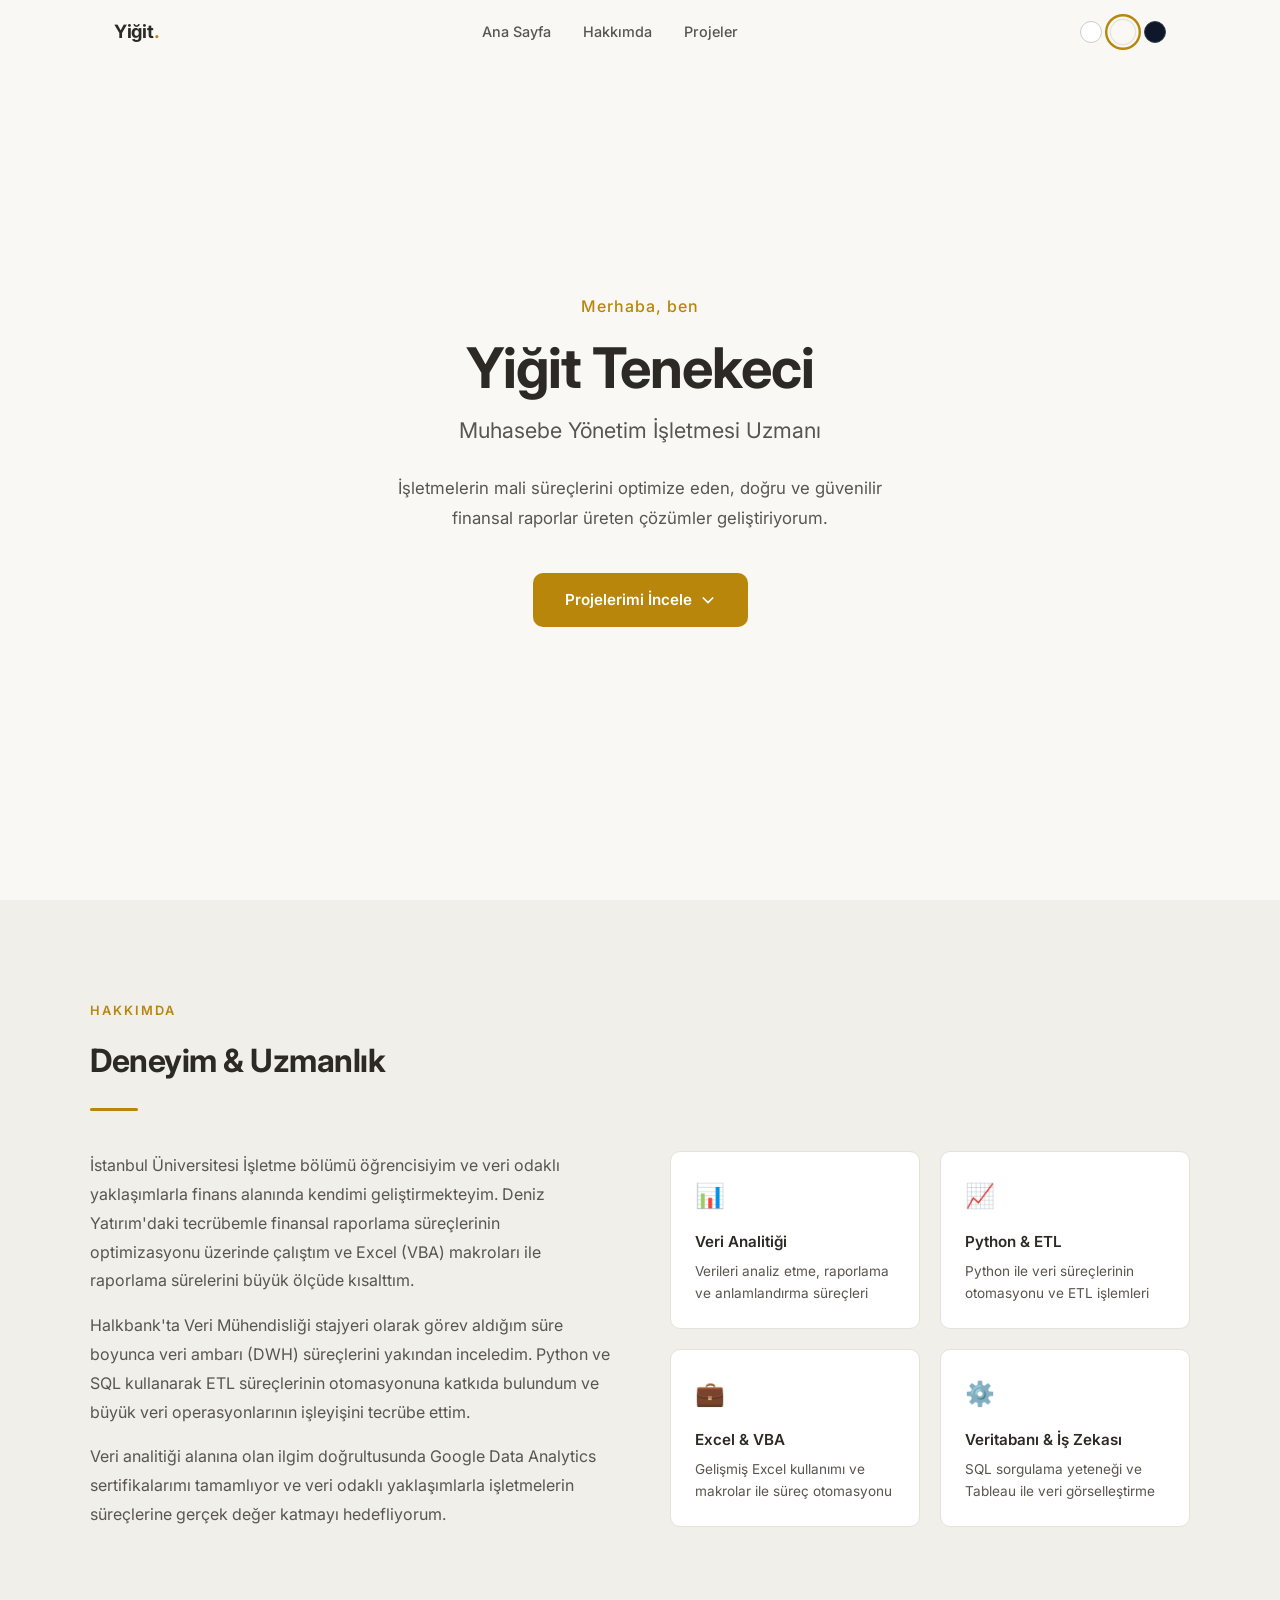
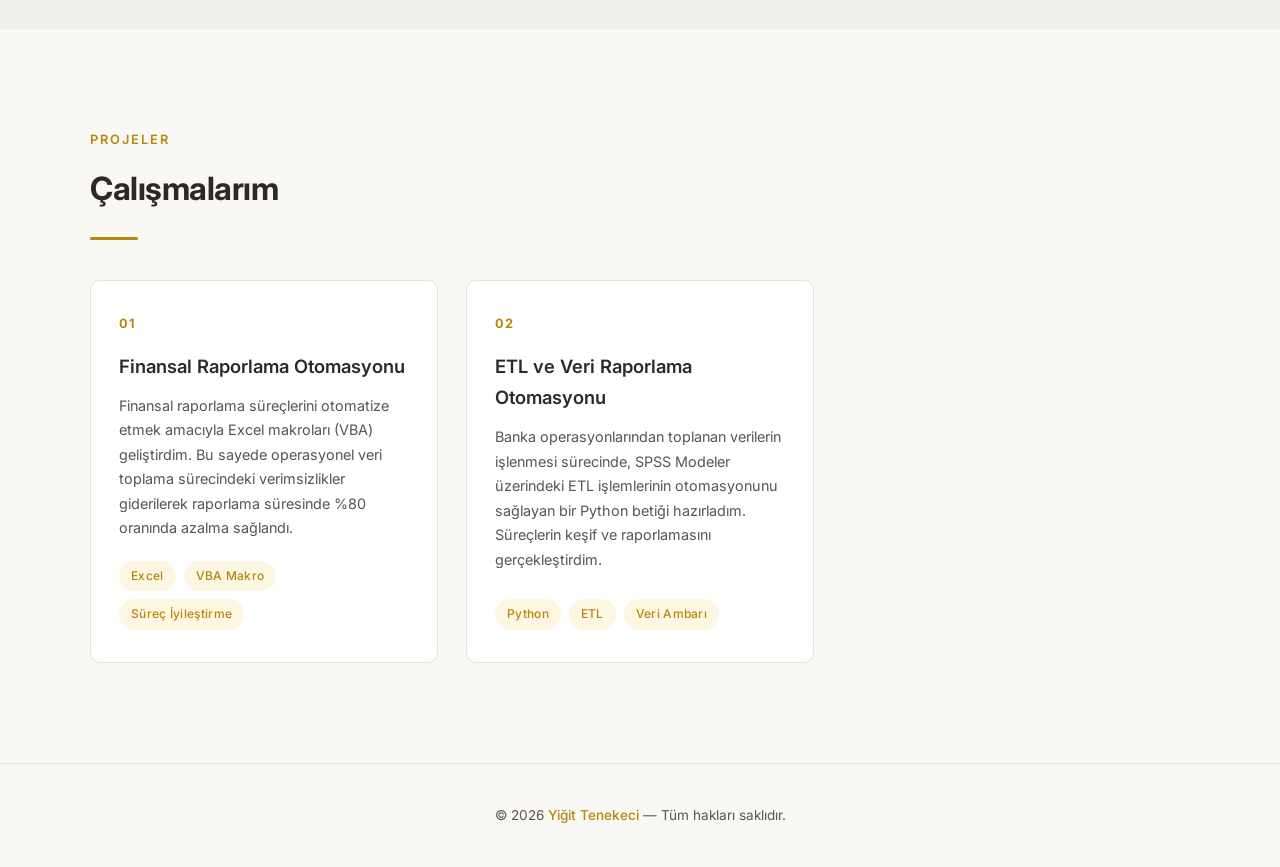
<file: yigit-portfolio/index.html>
<!DOCTYPE html>
<html lang="tr">

<head>
  <meta charset="UTF-8" />
  <meta name="viewport" content="width=device-width, initial-scale=1.0" />

  <!-- BURAYA KENDİ İSMİNİZİ VE AÇIKLAMANIZI YAZIN -->
  <title>Yiğit Tenekeci — Muhasebe Yönetim İşletmesi Uzmanı | Portfolyo</title>
  <meta name="description"
    content="Muhasebe ve finans alanında uzmanlaşmış profesyonel portfolyo sitesi. Maliyet analizi, bütçe planlama ve finansal raporlama projeleri." />

  <link rel="stylesheet" href="style.css" />
</head>

<body>

  <!-- ============================================
       NAVBAR
       ============================================ -->
  <nav class="navbar" id="navbar">
    <div class="navbar__inner">

      <!-- BURAYA KENDİ İSMİNİZİ / LOGONUZU YAZIN -->
      <a href="#hero" class="navbar__logo">Yiğit<span>.</span></a>

      <ul class="navbar__links" id="nav-links">
        <li><a href="#hero">Ana Sayfa</a></li>
        <li><a href="#about">Hakkımda</a></li>
        <li><a href="#projects">Projeler</a></li>
      </ul>

      <div class="theme-switcher">
        <button class="theme-btn" data-set="light" title="Açık Tema"></button>
        <button class="theme-btn active" data-set="warm" title="Sıcak Tema"></button>
        <button class="theme-btn" data-set="dark" title="Koyu Tema"></button>
      </div>

      <button class="navbar__hamburger" id="hamburger" aria-label="Menüyü aç/kapat">
        <span></span>
        <span></span>
        <span></span>
      </button>
    </div>
  </nav>

  <!-- ============================================
       HERO BÖLÜMÜ (ANA SAYFA)
       ============================================ -->
  <section class="hero" id="hero">
    <div class="hero__content reveal">

      <p class="hero__greeting">Merhaba, ben</p>

      <!-- BURAYA KENDİ İSMİNİZİ YAZIN -->
      <h1 class="hero__name">Yiğit Tenekeci</h1>

      <!-- BURAYA KENDİ UNVANINIZI YAZIN -->
      <p class="hero__title">Muhasebe Yönetim İşletmesi Uzmanı</p>

      <!-- BURAYA KENDİ KISA AÇIKLAMANIZI YAZIN -->
      <p class="hero__description">
        İşletmelerin mali süreçlerini optimize eden, doğru ve güvenilir finansal raporlar üreten çözümler
        geliştiriyorum.
      </p>

      <a href="#projects" class="hero__cta">
        Projelerimi İncele
        <svg xmlns="http://www.w3.org/2000/svg" fill="none" viewBox="0 0 24 24" stroke="currentColor"
          stroke-width="2.5">
          <path stroke-linecap="round" stroke-linejoin="round" d="M19 9l-7 7-7-7" />
        </svg>
      </a>

    </div>
  </section>

  <!-- ============================================
       HAKKIMDA BÖLÜMÜ
       ============================================ -->
  <section class="section about" id="about">
    <div class="section__container">

      <p class="section__label">Hakkımda</p>
      <h2 class="section__title">Deneyim &amp; Uzmanlık</h2>
      <div class="section__divider"></div>

      <div class="about__grid">

        <!-- Sol Taraf: Profil Metni -->
        <div class="about__text reveal">

          <!-- BURAYA KENDİ PROFİL METNİNİZİ YAZIN -->
          <p>
            İstanbul Üniversitesi İşletme bölümü öğrencisiyim ve veri odaklı yaklaşımlarla finans alanında kendimi geliştirmekteyim. Deniz Yatırım'daki tecrübemle finansal raporlama süreçlerinin optimizasyonu üzerinde çalıştım ve Excel (VBA) makroları ile raporlama sürelerini büyük ölçüde kısalttım.
          </p>
          <p>
            Halkbank'ta Veri Mühendisliği stajyeri olarak görev aldığım süre boyunca veri ambarı (DWH) süreçlerini yakından inceledim. Python ve SQL kullanarak ETL süreçlerinin otomasyonuna katkıda bulundum ve büyük veri operasyonlarının işleyişini tecrübe ettim.
          </p>
          <p>
            Veri analitiği alanına olan ilgim doğrultusunda Google Data Analytics sertifikalarımı tamamlıyor ve veri odaklı yaklaşımlarla işletmelerin süreçlerine gerçek değer katmayı hedefliyorum.
          </p>

        </div>

        <!-- Sağ Taraf: Öne Çıkan Yetenekler -->
        <div class="about__highlights reveal">

          <!-- BURAYA KENDİ YETENEKLERİNİZİ YAZIN -->
          <div class="highlight-card">
            <div class="highlight-card__icon">📊</div>
            <h3 class="highlight-card__title">Veri Analitiği</h3>
            <p class="highlight-card__desc">Verileri analiz etme, raporlama ve anlamlandırma süreçleri</p>
          </div>

          <div class="highlight-card">
            <div class="highlight-card__icon">📈</div>
            <h3 class="highlight-card__title">Python &amp; ETL</h3>
            <p class="highlight-card__desc">Python ile veri süreçlerinin otomasyonu ve ETL işlemleri</p>
          </div>

          <div class="highlight-card">
            <div class="highlight-card__icon">💼</div>
            <h3 class="highlight-card__title">Excel &amp; VBA</h3>
            <p class="highlight-card__desc">Gelişmiş Excel kullanımı ve makrolar ile süreç otomasyonu</p>
          </div>

          <div class="highlight-card">
            <div class="highlight-card__icon">⚙️</div>
            <h3 class="highlight-card__title">Veritabanı &amp; İş Zekası</h3>
            <p class="highlight-card__desc">SQL sorgulama yeteneği ve Tableau ile veri görselleştirme</p>
          </div>

        </div>
      </div>
    </div>
  </section>

  <!-- ============================================
       PROJELER BÖLÜMÜ
       ============================================ -->
  <section class="section projects" id="projects">
    <div class="section__container">

      <p class="section__label">Projeler</p>
      <h2 class="section__title">Çalışmalarım</h2>
      <div class="section__divider"></div>

      <div class="projects__grid" id="projects-grid">

        <!--
          ==========================================
          PROJE KARTLARI
          Her kartı kopyalayıp kendi projelerinizi ekleyebilirsiniz.
          - project-card__number: Proje numarası
          - project-card__title: Proje adı
          - project-card__desc: Kısa açıklama
          - tag: Kullanılan araç/teknoloji etiketleri
          ==========================================
        -->

        <!-- PROJE 1 -->
        <div class="project-card reveal">
          <span class="project-card__number">01</span>
          <h3 class="project-card__title">Finansal Raporlama Otomasyonu</h3>
          <p class="project-card__desc">
            Finansal raporlama süreçlerini otomatize etmek amacıyla Excel makroları (VBA) geliştirdim.
            Bu sayede operasyonel veri toplama sürecindeki verimsizlikler giderilerek raporlama
            süresinde %80 oranında azalma sağlandı.
          </p>
          <div class="project-card__tags">
            <span class="tag">Excel</span>
            <span class="tag">VBA Makro</span>
            <span class="tag">Süreç İyileştirme</span>
          </div>
        </div>

        <!-- PROJE 2 -->
        <div class="project-card reveal">
          <span class="project-card__number">02</span>
          <h3 class="project-card__title">ETL ve Veri Raporlama Otomasyonu</h3>
          <p class="project-card__desc">
            Banka operasyonlarından toplanan verilerin işlenmesi sürecinde, SPSS Modeler
            üzerindeki ETL işlemlerinin otomasyonunu sağlayan bir Python betiği hazırladım.
            Süreçlerin keşif ve raporlamasını gerçekleştirdim.
          </p>
          <div class="project-card__tags">
            <span class="tag">Python</span>
            <span class="tag">ETL</span>
            <span class="tag">Veri Ambarı</span>
          </div>
        </div>

        <!--
          YENİ PROJE EKLEMEK İÇİN:
          Yukarıdaki bir proje kartını kopyalayın,
          numarayı, başlığı, açıklamayı ve etiketleri değiştirin.
        -->

      </div>
    </div>
  </section>

  <!-- ============================================
       FOOTER
       ============================================ -->
  <footer class="footer">
    <p class="footer__text">
      <!-- BURAYA KENDİ İSMİNİZİ VE İLETİŞİM BİLGİLERİNİZİ YAZIN -->
      &copy; 2026 <a href="#hero">Yiğit Tenekeci</a> — Tüm hakları saklıdır.
    </p>
  </footer>

  <script src="script.js"></script>
</body>

</html>
</file>
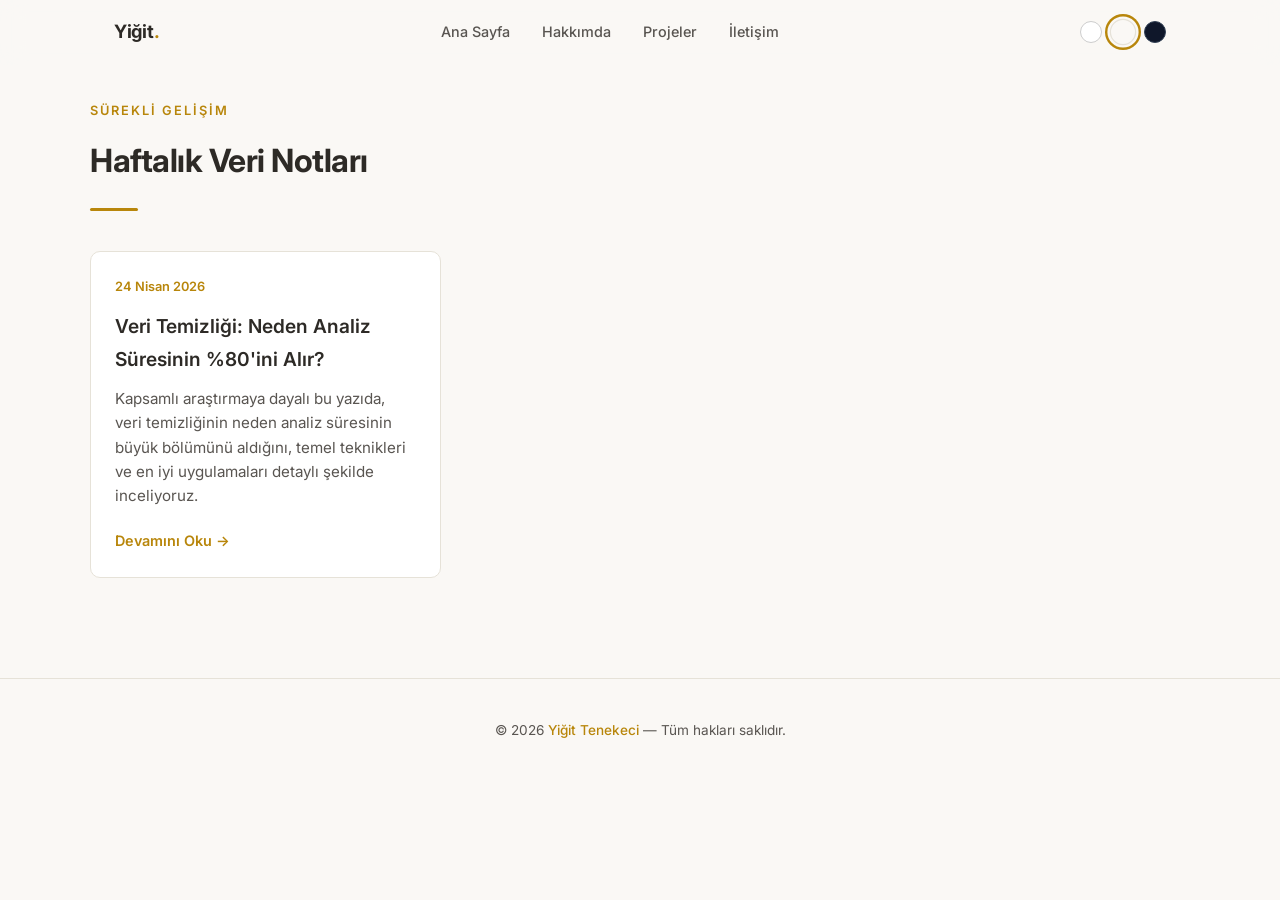
<file: blog.html>
<!DOCTYPE html>
<html lang="tr">
<head>
  <meta charset="UTF-8" />
  <meta name="viewport" content="width=device-width, initial-scale=1.0" />
  <title>Blog | Yiğit Tenekeci</title>
  <link rel="stylesheet" href="style.css" />
</head>
<body>
  <nav class="navbar" id="navbar">
    <div class="navbar__inner">
      <a href="index.html" class="navbar__logo">Yiğit<span>.</span></a>
      <ul class="navbar__links" id="nav-links">
        <li><a href="index.html#hero">Ana Sayfa</a></li>
        <li><a href="index.html#about">Hakkımda</a></li>
        <li><a href="index.html#projects">Projeler</a></li>
        <li><a href="index.html#contact">İletişim</a></li>
      </ul>
      <div class="theme-switcher">
        <button class="theme-btn" data-set="light" title="Açık Tema"></button>
        <button class="theme-btn active" data-set="warm" title="Sıcak Tema"></button>
        <button class="theme-btn" data-set="dark" title="Koyu Tema"></button>
      </div>
    </div>
  </nav>

  <section class="section blog" id="blog">
    <div class="section__container">
      <p class="section__label">Sürekli Gelişim</p>
      <h2 class="section__title">Haftalık Veri Notları</h2>
      <div class="section__divider"></div>
      <div class="blog__grid">
        <!-- Blog Post -->
        <article class="blog-card reveal">
          <div class="blog-card__date">24 Nisan 2026</div>
          <h3 class="blog-card__title">Veri Temizliği: Neden Analiz Süresinin %80'ini Alır?</h3>
          <p class="blog-card__desc">Kapsamlı araştırmaya dayalı bu yazıda, veri temizliğinin neden analiz süresinin büyük bölümünü aldığını, temel teknikleri ve en iyi uygulamaları detaylı şekilde inceliyoruz.</p>
          <a href="data-cleaning-importance.html" class="blog-card__link">Devamını Oku →</a>
        </article>
      </div>
    </div>
  </section>

  <footer class="footer">
    <p class="footer__text">&copy; 2026 <a href="index.html#hero">Yiğit Tenekeci</a> — Tüm hakları saklıdır.</p>
  </footer>

  <script src="script.js"></script>

  <div id="global-modal" class="modal">
    <div class="modal-content">
      <span id="close-modal" class="modal-close">&times;</span>
      <div id="modal-body"></div>
    </div>
  </div>
</body>
</html>
</file>
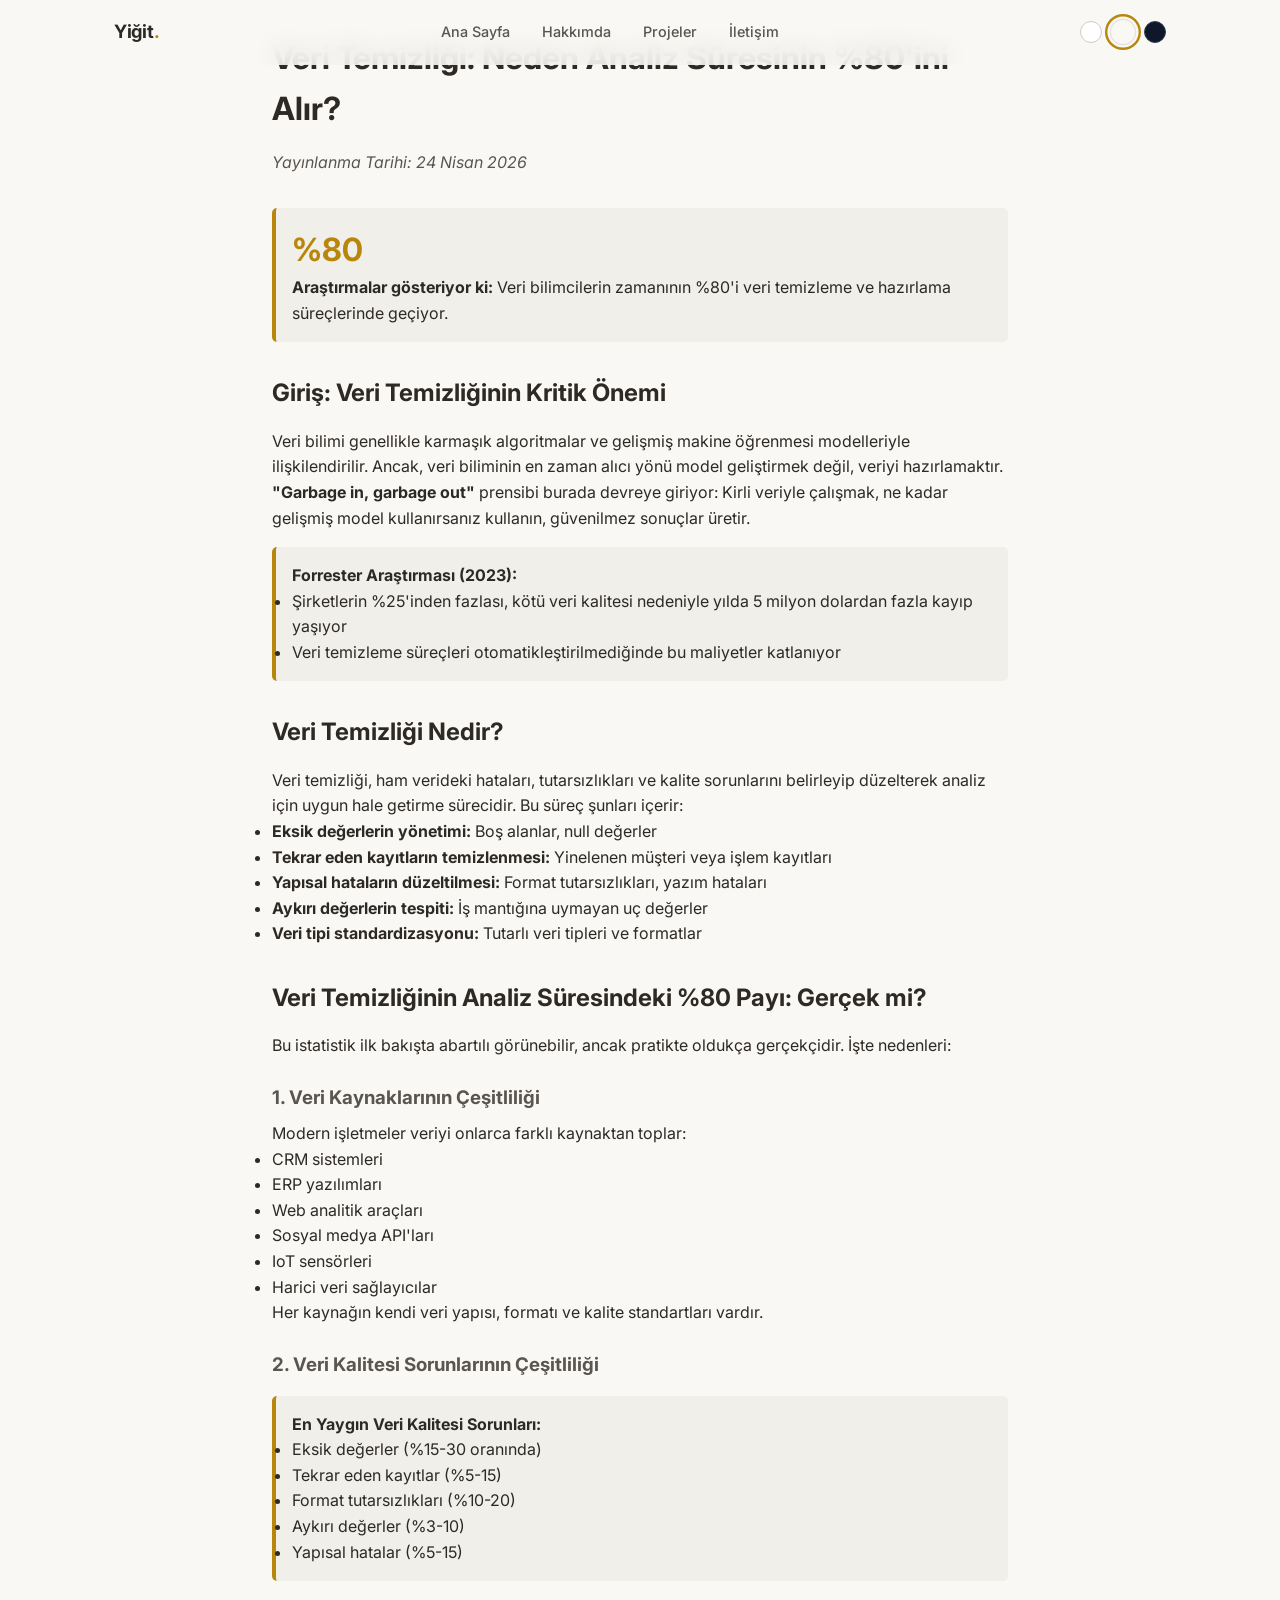
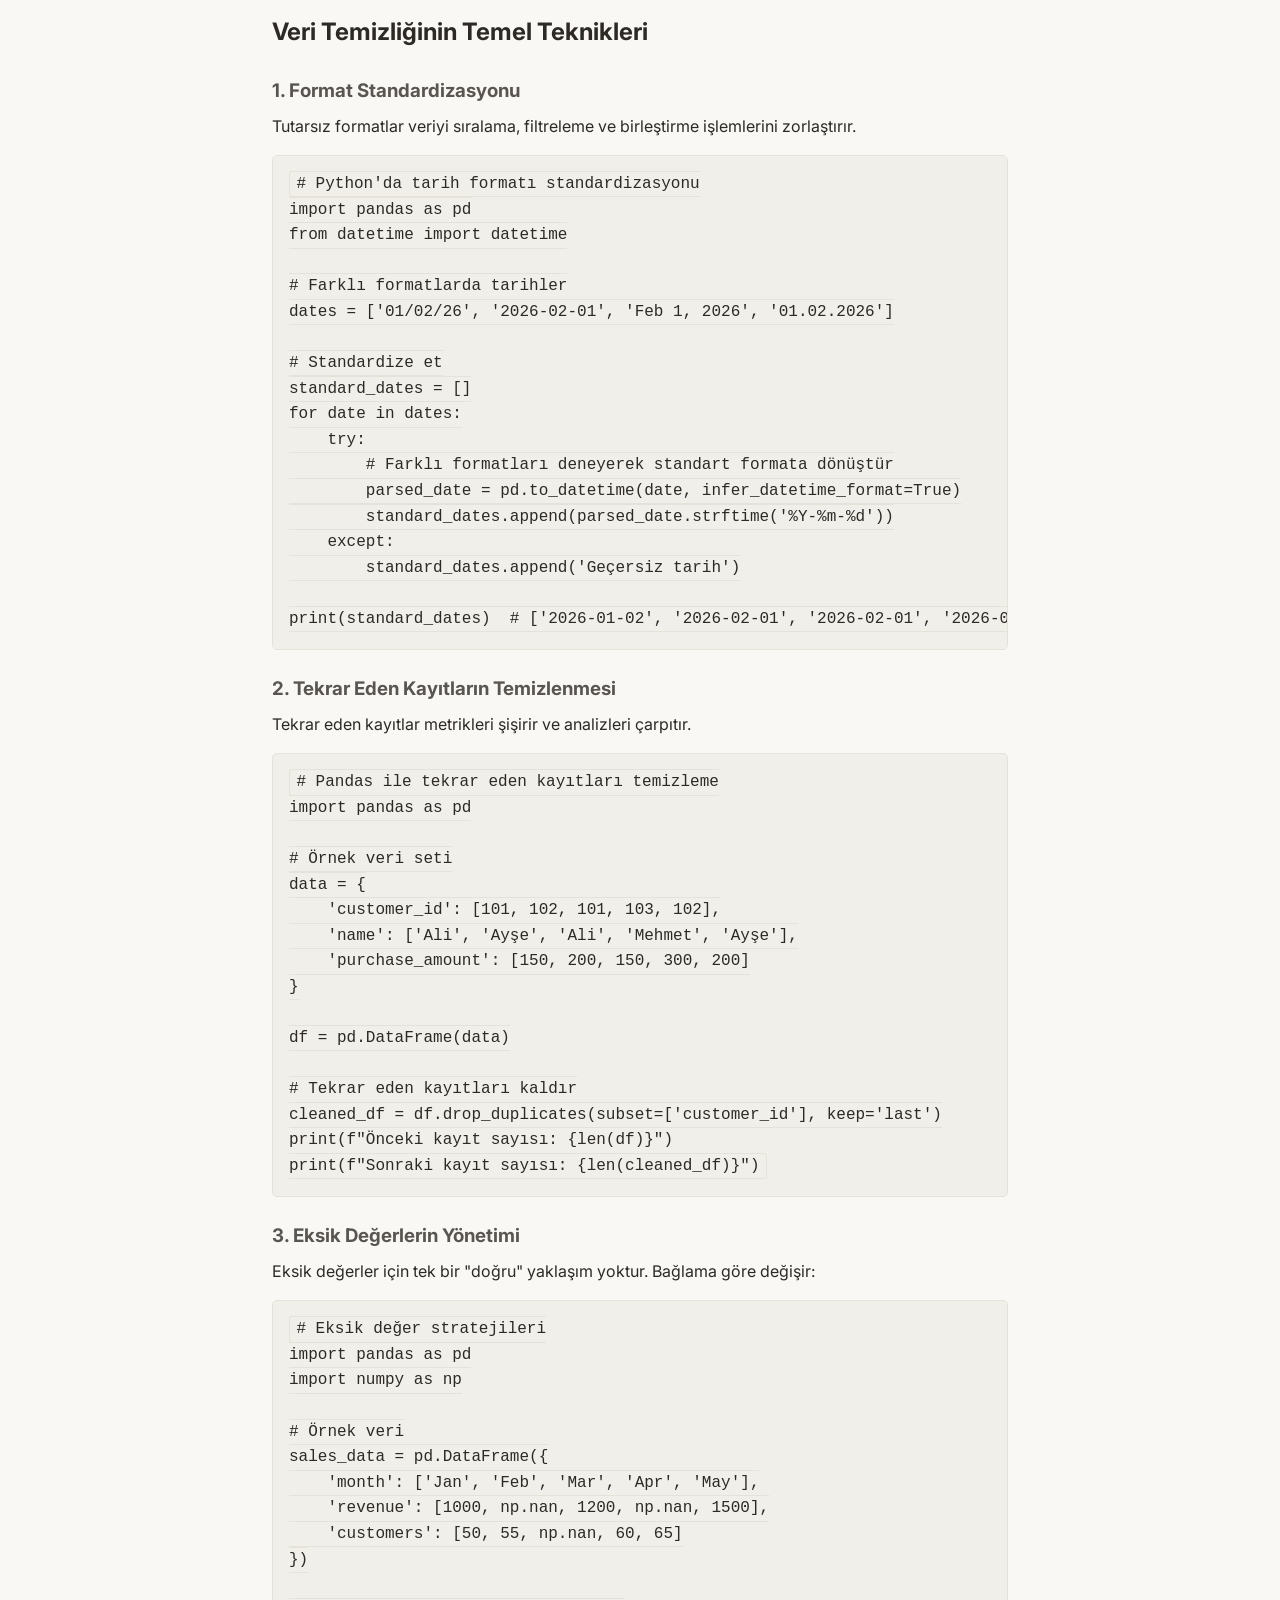
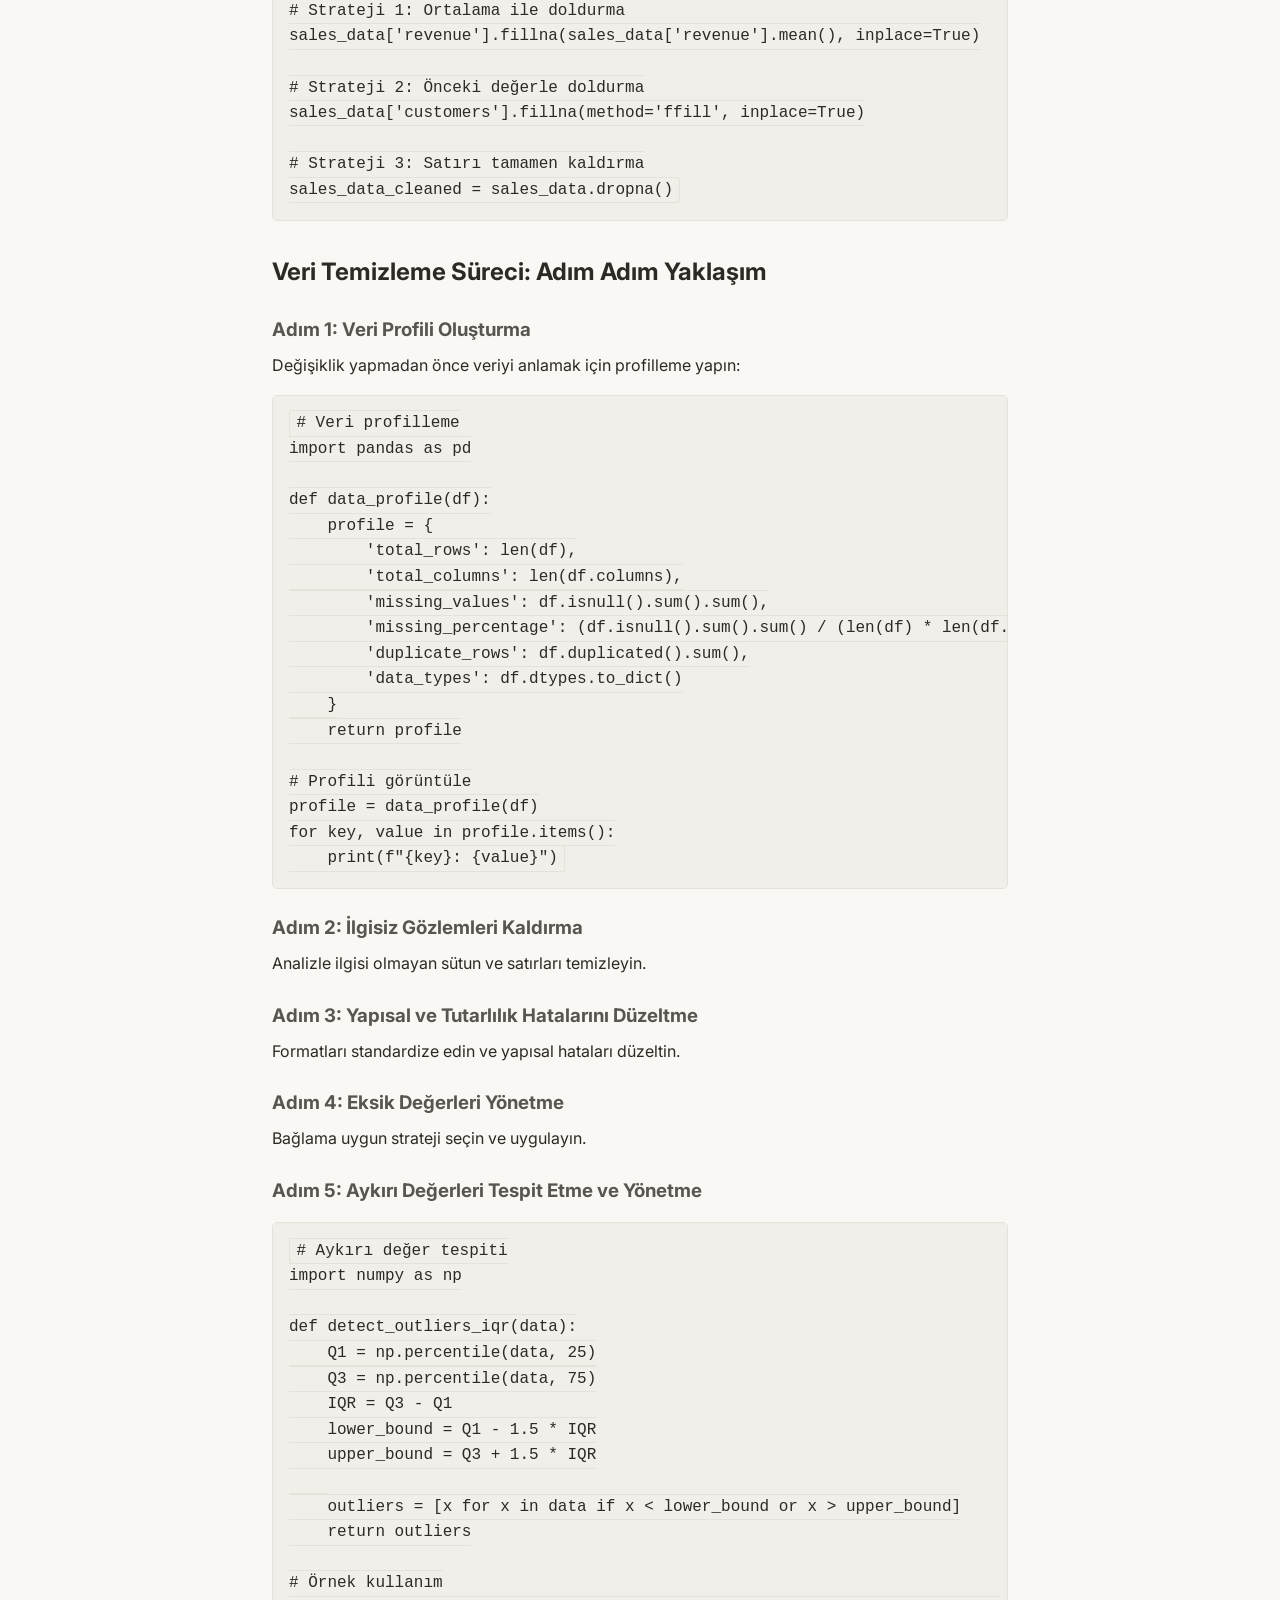
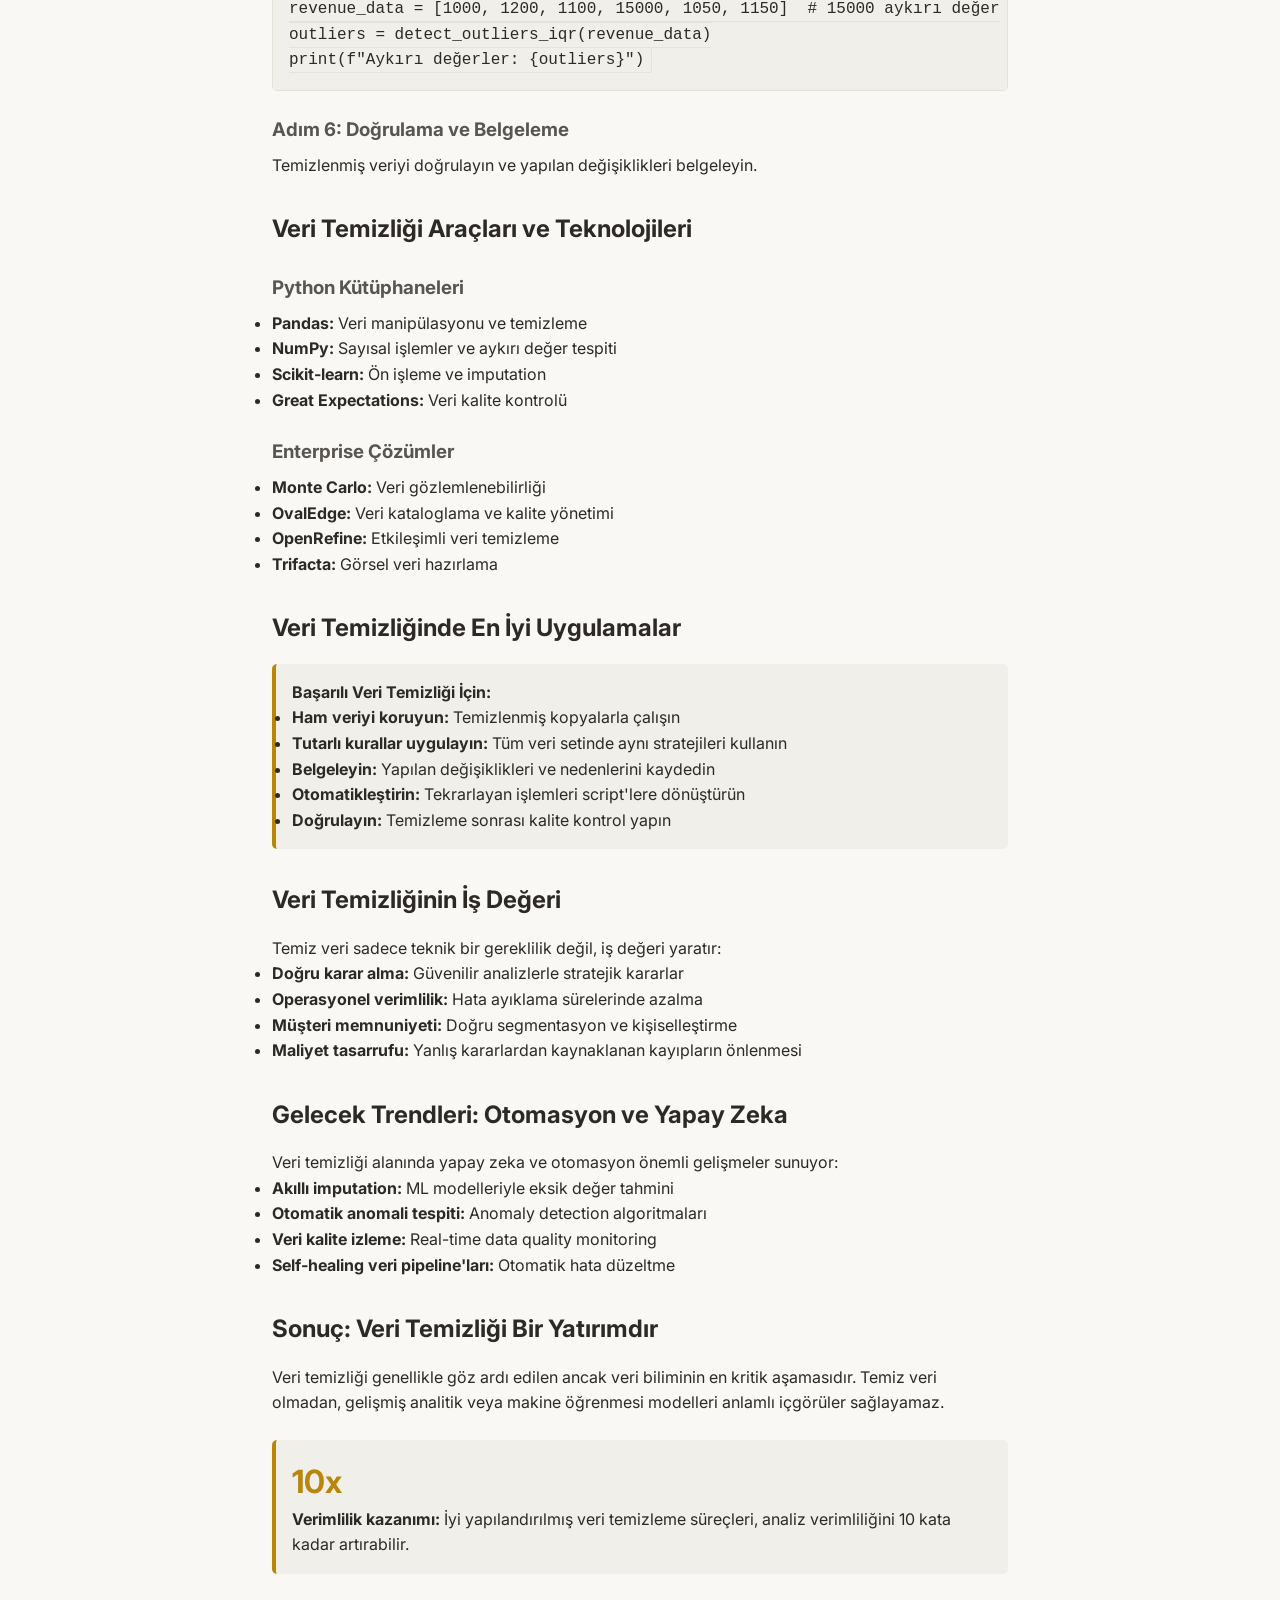
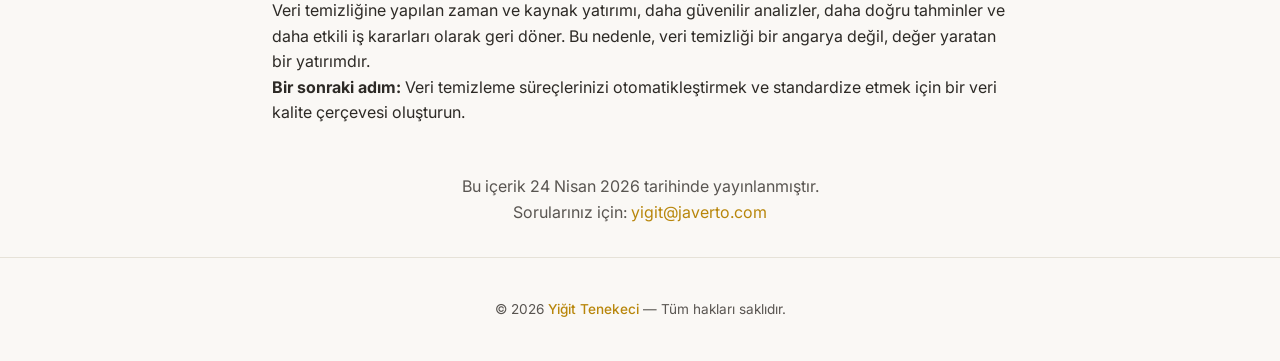
<file: data-cleaning-importance.html>
<!DOCTYPE html>
<html lang="tr">
<head>
  <meta charset="UTF-8" />
  <meta name="viewport" content="width=device-width, initial-scale=1.0" />
  <title>Veri Temizliği: Neden Analiz Süresinin %80'ini Alır? | Yiğit Tenekeci</title>
  <link rel="stylesheet" href="style.css" />
  <style>
    .blog-content {
      max-width: 800px;
      margin: 0 auto;
      padding: 2rem;
      line-height: 1.6;
    }
    .blog-content h1 {
      color: var(--color-text);
      margin-bottom: 1rem;
    }
    .blog-content h2 {
      color: var(--color-text);
      margin-top: 2rem;
      margin-bottom: 1rem;
    }
    .blog-content h3 {
      color: var(--color-text-light);
      margin-top: 1.5rem;
      margin-bottom: 0.5rem;
    }
    .blog-content code {
      background: var(--color-bg-alt);
      color: var(--color-text);
      padding: 0.2rem 0.4rem;
      border-radius: 3px;
      font-family: 'Courier New', monospace;
      border: 1px solid var(--color-border);
    }
    .blog-content pre {
      background: var(--color-bg-alt);
      color: var(--color-text);
      padding: 1rem;
      border-radius: 5px;
      overflow-x: auto;
      margin: 1rem 0;
      border: 1px solid var(--color-border);
    }
    .blog-content .date {
      color: var(--color-text-light);
      font-style: italic;
      margin-bottom: 2rem;
    }
    .blog-content .highlight {
      background: var(--color-bg-alt);
      color: var(--color-text);
      padding: 1rem;
      border-left: 4px solid var(--color-accent);
      margin: 1rem 0;
      border-radius: 5px;
    }
    .blog-content .stat-box {
      background: var(--color-bg-alt);
      border-left: 4px solid var(--color-accent);
      padding: 1rem;
      margin: 1.5rem 0;
      border-radius: 5px;
      color: var(--color-text);
    }
    .blog-content .stat-number {
      font-size: 2rem;
      font-weight: bold;
      color: var(--color-accent);
    }
  </style>
</head>
<body>
  <nav class="navbar" id="navbar">
    <div class="navbar__inner">
      <a href="index.html" class="navbar__logo">Yiğit<span>.</span></a>
      <ul class="navbar__links" id="nav-links">
        <li><a href="index.html#hero">Ana Sayfa</a></li>
        <li><a href="index.html#about">Hakkımda</a></li>
        <li><a href="index.html#projects">Projeler</a></li>
        <li><a href="index.html#contact">İletişim</a></li>
      </ul>
      <div class="theme-switcher">
        <button class="theme-btn" data-set="light" title="Açık Tema"></button>
        <button class="theme-btn active" data-set="warm" title="Sıcak Tema"></button>
        <button class="theme-btn" data-set="dark" title="Koyu Tema"></button>
      </div>
    </div>
  </nav>

  <div class="blog-content">
    <h1>Veri Temizliği: Neden Analiz Süresinin %80'ini Alır?</h1>
    <div class="date">Yayınlanma Tarihi: 24 Nisan 2026</div>

    <div class="stat-box">
      <div class="stat-number">%80</div>
      <p><strong>Araştırmalar gösteriyor ki:</strong> Veri bilimcilerin zamanının %80'i veri temizleme ve hazırlama süreçlerinde geçiyor.</p>
    </div>

    <h2>Giriş: Veri Temizliğinin Kritik Önemi</h2>
    
    <p>Veri bilimi genellikle karmaşık algoritmalar ve gelişmiş makine öğrenmesi modelleriyle ilişkilendirilir. Ancak, veri biliminin en zaman alıcı yönü model geliştirmek değil, veriyi hazırlamaktır. <strong>"Garbage in, garbage out"</strong> prensibi burada devreye giriyor: Kirli veriyle çalışmak, ne kadar gelişmiş model kullanırsanız kullanın, güvenilmez sonuçlar üretir.</p>

    <div class="highlight">
      <strong>Forrester Araştırması (2023):</strong>
      <ul>
        <li>Şirketlerin %25'inden fazlası, kötü veri kalitesi nedeniyle yılda 5 milyon dolardan fazla kayıp yaşıyor</li>
        <li>Veri temizleme süreçleri otomatikleştirilmediğinde bu maliyetler katlanıyor</li>
      </ul>
    </div>

    <h2>Veri Temizliği Nedir?</h2>
    
    <p>Veri temizliği, ham verideki hataları, tutarsızlıkları ve kalite sorunlarını belirleyip düzelterek analiz için uygun hale getirme sürecidir. Bu süreç şunları içerir:</p>
    
    <ul>
      <li><strong>Eksik değerlerin yönetimi:</strong> Boş alanlar, null değerler</li>
      <li><strong>Tekrar eden kayıtların temizlenmesi:</strong> Yinelenen müşteri veya işlem kayıtları</li>
      <li><strong>Yapısal hataların düzeltilmesi:</strong> Format tutarsızlıkları, yazım hataları</li>
      <li><strong>Aykırı değerlerin tespiti:</strong> İş mantığına uymayan uç değerler</li>
      <li><strong>Veri tipi standardizasyonu:</strong> Tutarlı veri tipleri ve formatlar</li>
    </ul>

    <h2>Veri Temizliğinin Analiz Süresindeki %80 Payı: Gerçek mi?</h2>
    
    <p>Bu istatistik ilk bakışta abartılı görünebilir, ancak pratikte oldukça gerçekçidir. İşte nedenleri:</p>

    <h3>1. Veri Kaynaklarının Çeşitliliği</h3>
    
    <p>Modern işletmeler veriyi onlarca farklı kaynaktan toplar:</p>
    
    <ul>
      <li>CRM sistemleri</li>
      <li>ERP yazılımları</li>
      <li>Web analitik araçları</li>
      <li>Sosyal medya API'ları</li>
      <li>IoT sensörleri</li>
      <li>Harici veri sağlayıcılar</li>
    </ul>

    <p>Her kaynağın kendi veri yapısı, formatı ve kalite standartları vardır.</p>

    <h3>2. Veri Kalitesi Sorunlarının Çeşitliliği</h3>
    
    <div class="highlight">
      <strong>En Yaygın Veri Kalitesi Sorunları:</strong>
      <ul>
        <li>Eksik değerler (%15-30 oranında)</li>
        <li>Tekrar eden kayıtlar (%5-15)</li>
        <li>Format tutarsızlıkları (%10-20)</li>
        <li>Aykırı değerler (%3-10)</li>
        <li>Yapısal hatalar (%5-15)</li>
      </ul>
    </div>

    <h2>Veri Temizliğinin Temel Teknikleri</h2>

    <h3>1. Format Standardizasyonu</h3>
    
    <p>Tutarsız formatlar veriyi sıralama, filtreleme ve birleştirme işlemlerini zorlaştırır.</p>

    <pre><code># Python'da tarih formatı standardizasyonu
import pandas as pd
from datetime import datetime

# Farklı formatlarda tarihler
dates = ['01/02/26', '2026-02-01', 'Feb 1, 2026', '01.02.2026']

# Standardize et
standard_dates = []
for date in dates:
    try:
        # Farklı formatları deneyerek standart formata dönüştür
        parsed_date = pd.to_datetime(date, infer_datetime_format=True)
        standard_dates.append(parsed_date.strftime('%Y-%m-%d'))
    except:
        standard_dates.append('Geçersiz tarih')

print(standard_dates)  # ['2026-01-02', '2026-02-01', '2026-02-01', '2026-01-02']</code></pre>

    <h3>2. Tekrar Eden Kayıtların Temizlenmesi</h3>
    
    <p>Tekrar eden kayıtlar metrikleri şişirir ve analizleri çarpıtır.</p>

    <pre><code># Pandas ile tekrar eden kayıtları temizleme
import pandas as pd

# Örnek veri seti
data = {
    'customer_id': [101, 102, 101, 103, 102],
    'name': ['Ali', 'Ayşe', 'Ali', 'Mehmet', 'Ayşe'],
    'purchase_amount': [150, 200, 150, 300, 200]
}

df = pd.DataFrame(data)

# Tekrar eden kayıtları kaldır
cleaned_df = df.drop_duplicates(subset=['customer_id'], keep='last')
print(f"Önceki kayıt sayısı: {len(df)}")
print(f"Sonraki kayıt sayısı: {len(cleaned_df)}")</code></pre>

    <h3>3. Eksik Değerlerin Yönetimi</h3>
    
    <p>Eksik değerler için tek bir "doğru" yaklaşım yoktur. Bağlama göre değişir:</p>

    <pre><code># Eksik değer stratejileri
import pandas as pd
import numpy as np

# Örnek veri
sales_data = pd.DataFrame({
    'month': ['Jan', 'Feb', 'Mar', 'Apr', 'May'],
    'revenue': [1000, np.nan, 1200, np.nan, 1500],
    'customers': [50, 55, np.nan, 60, 65]
})

# Strateji 1: Ortalama ile doldurma
sales_data['revenue'].fillna(sales_data['revenue'].mean(), inplace=True)

# Strateji 2: Önceki değerle doldurma
sales_data['customers'].fillna(method='ffill', inplace=True)

# Strateji 3: Satırı tamamen kaldırma
sales_data_cleaned = sales_data.dropna()</code></pre>

    <h2>Veri Temizleme Süreci: Adım Adım Yaklaşım</h2>

    <h3>Adım 1: Veri Profili Oluşturma</h3>
    
    <p>Değişiklik yapmadan önce veriyi anlamak için profilleme yapın:</p>

    <pre><code># Veri profilleme
import pandas as pd

def data_profile(df):
    profile = {
        'total_rows': len(df),
        'total_columns': len(df.columns),
        'missing_values': df.isnull().sum().sum(),
        'missing_percentage': (df.isnull().sum().sum() / (len(df) * len(df.columns))) * 100,
        'duplicate_rows': df.duplicated().sum(),
        'data_types': df.dtypes.to_dict()
    }
    return profile

# Profili görüntüle
profile = data_profile(df)
for key, value in profile.items():
    print(f"{key}: {value}")</code></pre>

    <h3>Adım 2: İlgisiz Gözlemleri Kaldırma</h3>
    
    <p>Analizle ilgisi olmayan sütun ve satırları temizleyin.</p>

    <h3>Adım 3: Yapısal ve Tutarlılık Hatalarını Düzeltme</h3>
    
    <p>Formatları standardize edin ve yapısal hataları düzeltin.</p>

    <h3>Adım 4: Eksik Değerleri Yönetme</h3>
    
    <p>Bağlama uygun strateji seçin ve uygulayın.</p>

    <h3>Adım 5: Aykırı Değerleri Tespit Etme ve Yönetme</h3>
    
    <pre><code># Aykırı değer tespiti
import numpy as np

def detect_outliers_iqr(data):
    Q1 = np.percentile(data, 25)
    Q3 = np.percentile(data, 75)
    IQR = Q3 - Q1
    lower_bound = Q1 - 1.5 * IQR
    upper_bound = Q3 + 1.5 * IQR
    
    outliers = [x for x in data if x < lower_bound or x > upper_bound]
    return outliers

# Örnek kullanım
revenue_data = [1000, 1200, 1100, 15000, 1050, 1150]  # 15000 aykırı değer
outliers = detect_outliers_iqr(revenue_data)
print(f"Aykırı değerler: {outliers}")</code></pre>

    <h3>Adım 6: Doğrulama ve Belgeleme</h3>
    
    <p>Temizlenmiş veriyi doğrulayın ve yapılan değişiklikleri belgeleyin.</p>

    <h2>Veri Temizliği Araçları ve Teknolojileri</h2>

    <h3>Python Kütüphaneleri</h3>
    
    <ul>
      <li><strong>Pandas:</strong> Veri manipülasyonu ve temizleme</li>
      <li><strong>NumPy:</strong> Sayısal işlemler ve aykırı değer tespiti</li>
      <li><strong>Scikit-learn:</strong> Ön işleme ve imputation</li>
      <li><strong>Great Expectations:</strong> Veri kalite kontrolü</li>
    </ul>

    <h3>Enterprise Çözümler</h3>
    
    <ul>
      <li><strong>Monte Carlo:</strong> Veri gözlemlenebilirliği</li>
      <li><strong>OvalEdge:</strong> Veri kataloglama ve kalite yönetimi</li>
      <li><strong>OpenRefine:</strong> Etkileşimli veri temizleme</li>
      <li><strong>Trifacta:</strong> Görsel veri hazırlama</li>
    </ul>

    <h2>Veri Temizliğinde En İyi Uygulamalar</h2>

    <div class="highlight">
      <strong>Başarılı Veri Temizliği İçin:</strong>
      <ul>
        <li><strong>Ham veriyi koruyun:</strong> Temizlenmiş kopyalarla çalışın</li>
        <li><strong>Tutarlı kurallar uygulayın:</strong> Tüm veri setinde aynı stratejileri kullanın</li>
        <li><strong>Belgeleyin:</strong> Yapılan değişiklikleri ve nedenlerini kaydedin</li>
        <li><strong>Otomatikleştirin:</strong> Tekrarlayan işlemleri script'lere dönüştürün</li>
        <li><strong>Doğrulayın:</strong> Temizleme sonrası kalite kontrol yapın</li>
      </ul>
    </div>

    <h2>Veri Temizliğinin İş Değeri</h2>
    
    <p>Temiz veri sadece teknik bir gereklilik değil, iş değeri yaratır:</p>
    
    <ul>
      <li><strong>Doğru karar alma:</strong> Güvenilir analizlerle stratejik kararlar</li>
      <li><strong>Operasyonel verimlilik:</strong> Hata ayıklama sürelerinde azalma</li>
      <li><strong>Müşteri memnuniyeti:</strong> Doğru segmentasyon ve kişiselleştirme</li>
      <li><strong>Maliyet tasarrufu:</strong> Yanlış kararlardan kaynaklanan kayıpların önlenmesi</li>
    </ul>

    <h2>Gelecek Trendleri: Otomasyon ve Yapay Zeka</h2>
    
    <p>Veri temizliği alanında yapay zeka ve otomasyon önemli gelişmeler sunuyor:</p>
    
    <ul>
      <li><strong>Akıllı imputation:</strong> ML modelleriyle eksik değer tahmini</li>
      <li><strong>Otomatik anomali tespiti:</strong> Anomaly detection algoritmaları</li>
      <li><strong>Veri kalite izleme:</strong> Real-time data quality monitoring</li>
      <li><strong>Self-healing veri pipeline'ları:</strong> Otomatik hata düzeltme</li>
    </ul>

    <h2>Sonuç: Veri Temizliği Bir Yatırımdır</h2>
    
    <p>Veri temizliği genellikle göz ardı edilen ancak veri biliminin en kritik aşamasıdır. Temiz veri olmadan, gelişmiş analitik veya makine öğrenmesi modelleri anlamlı içgörüler sağlayamaz.</p>

    <div class="stat-box">
      <div class="stat-number">10x</div>
      <p><strong>Verimlilik kazanımı:</strong> İyi yapılandırılmış veri temizleme süreçleri, analiz verimliliğini 10 kata kadar artırabilir.</p>
    </div>

    <p>Veri temizliğine yapılan zaman ve kaynak yatırımı, daha güvenilir analizler, daha doğru tahminler ve daha etkili iş kararları olarak geri döner. Bu nedenle, veri temizliği bir angarya değil, değer yaratan bir yatırımdır.</p>

    <p><strong>Bir sonraki adım:</strong> Veri temizleme süreçlerinizi otomatikleştirmek ve standardize etmek için bir veri kalite çerçevesi oluşturun.</p>

    <p style="margin-top: 3rem; text-align: center; color: var(--color-text-light);">
      Bu içerik 24 Nisan 2026 tarihinde yayınlanmıştır.<br>
      Sorularınız için: <a href="mailto:yigit@javerto.com" style="color: var(--color-accent);">yigit@javerto.com</a>
    </p>
  </div>

  <footer class="footer">
    <p class="footer__text">&copy; 2026 <a href="index.html#hero">Yiğit Tenekeci</a> — Tüm hakları saklıdır.</p>
  </footer>

  <script src="script.js"></script>
</body>
</html>
</file>
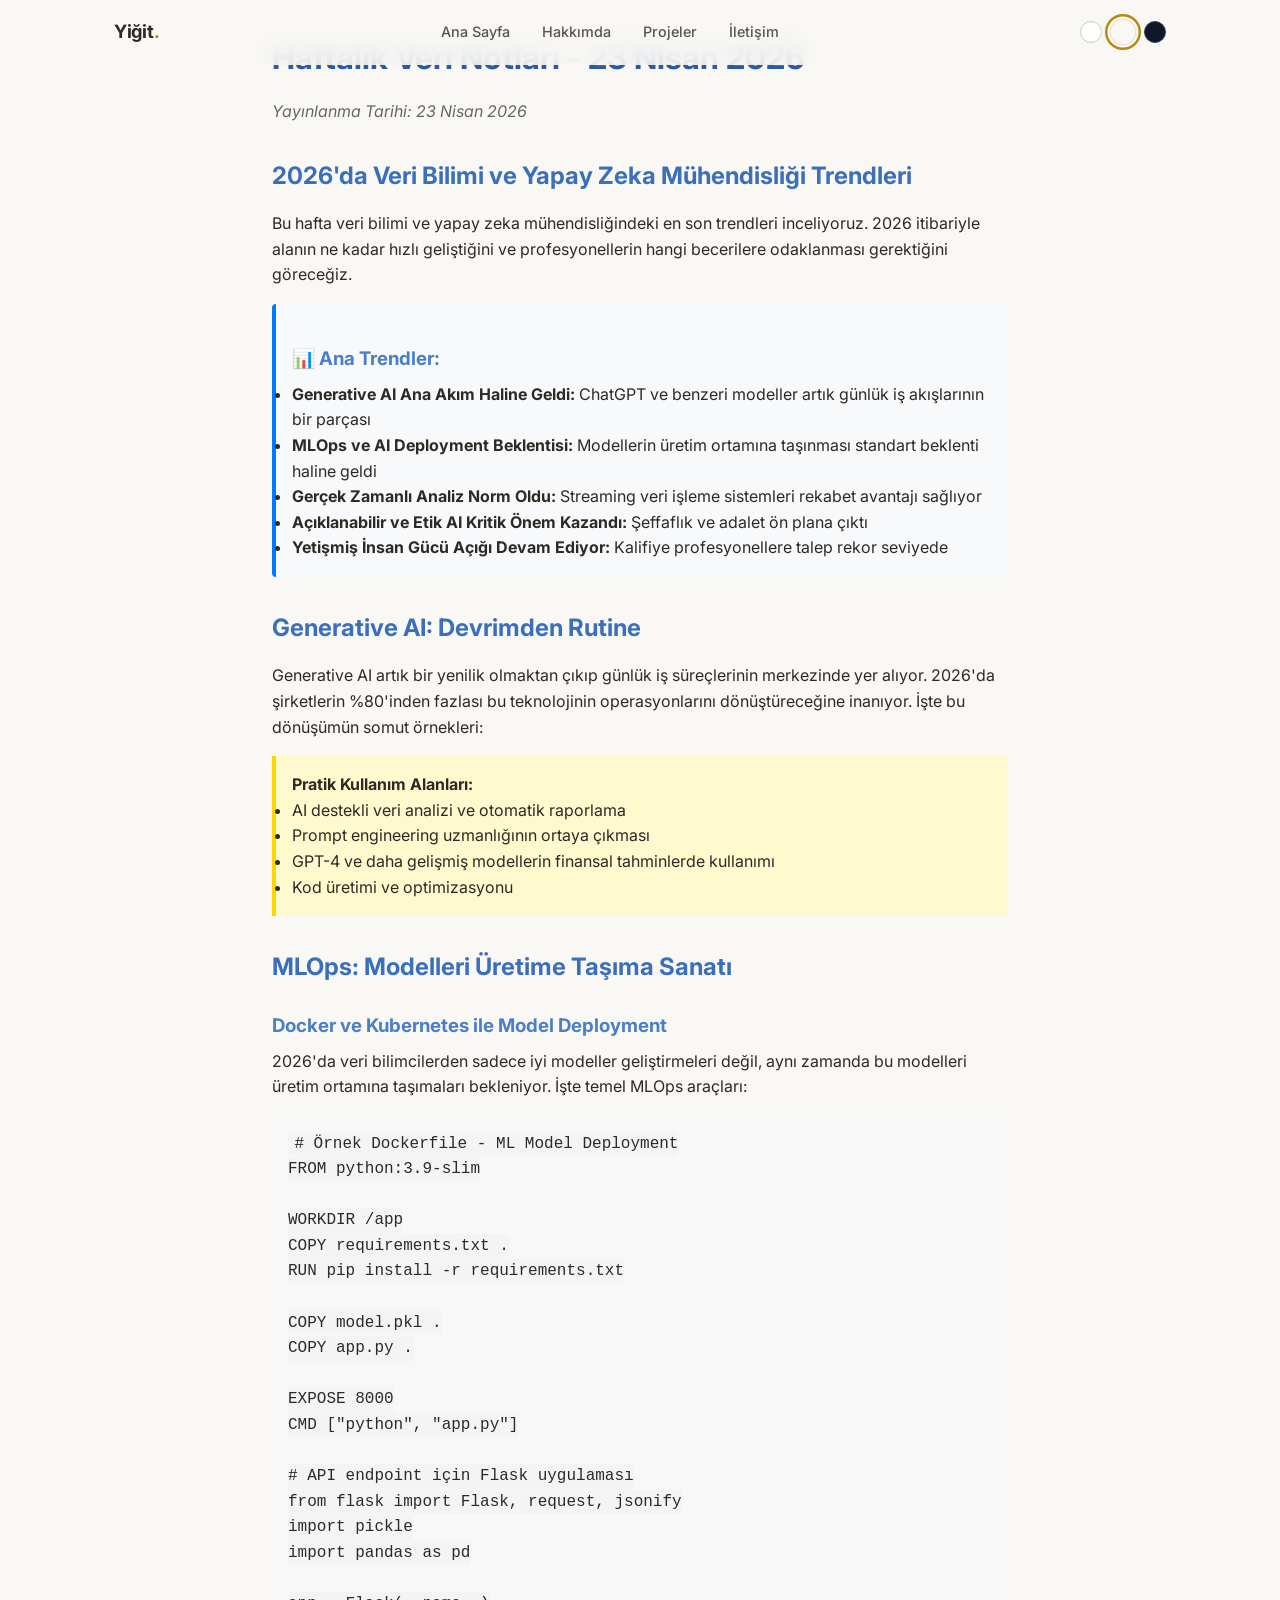
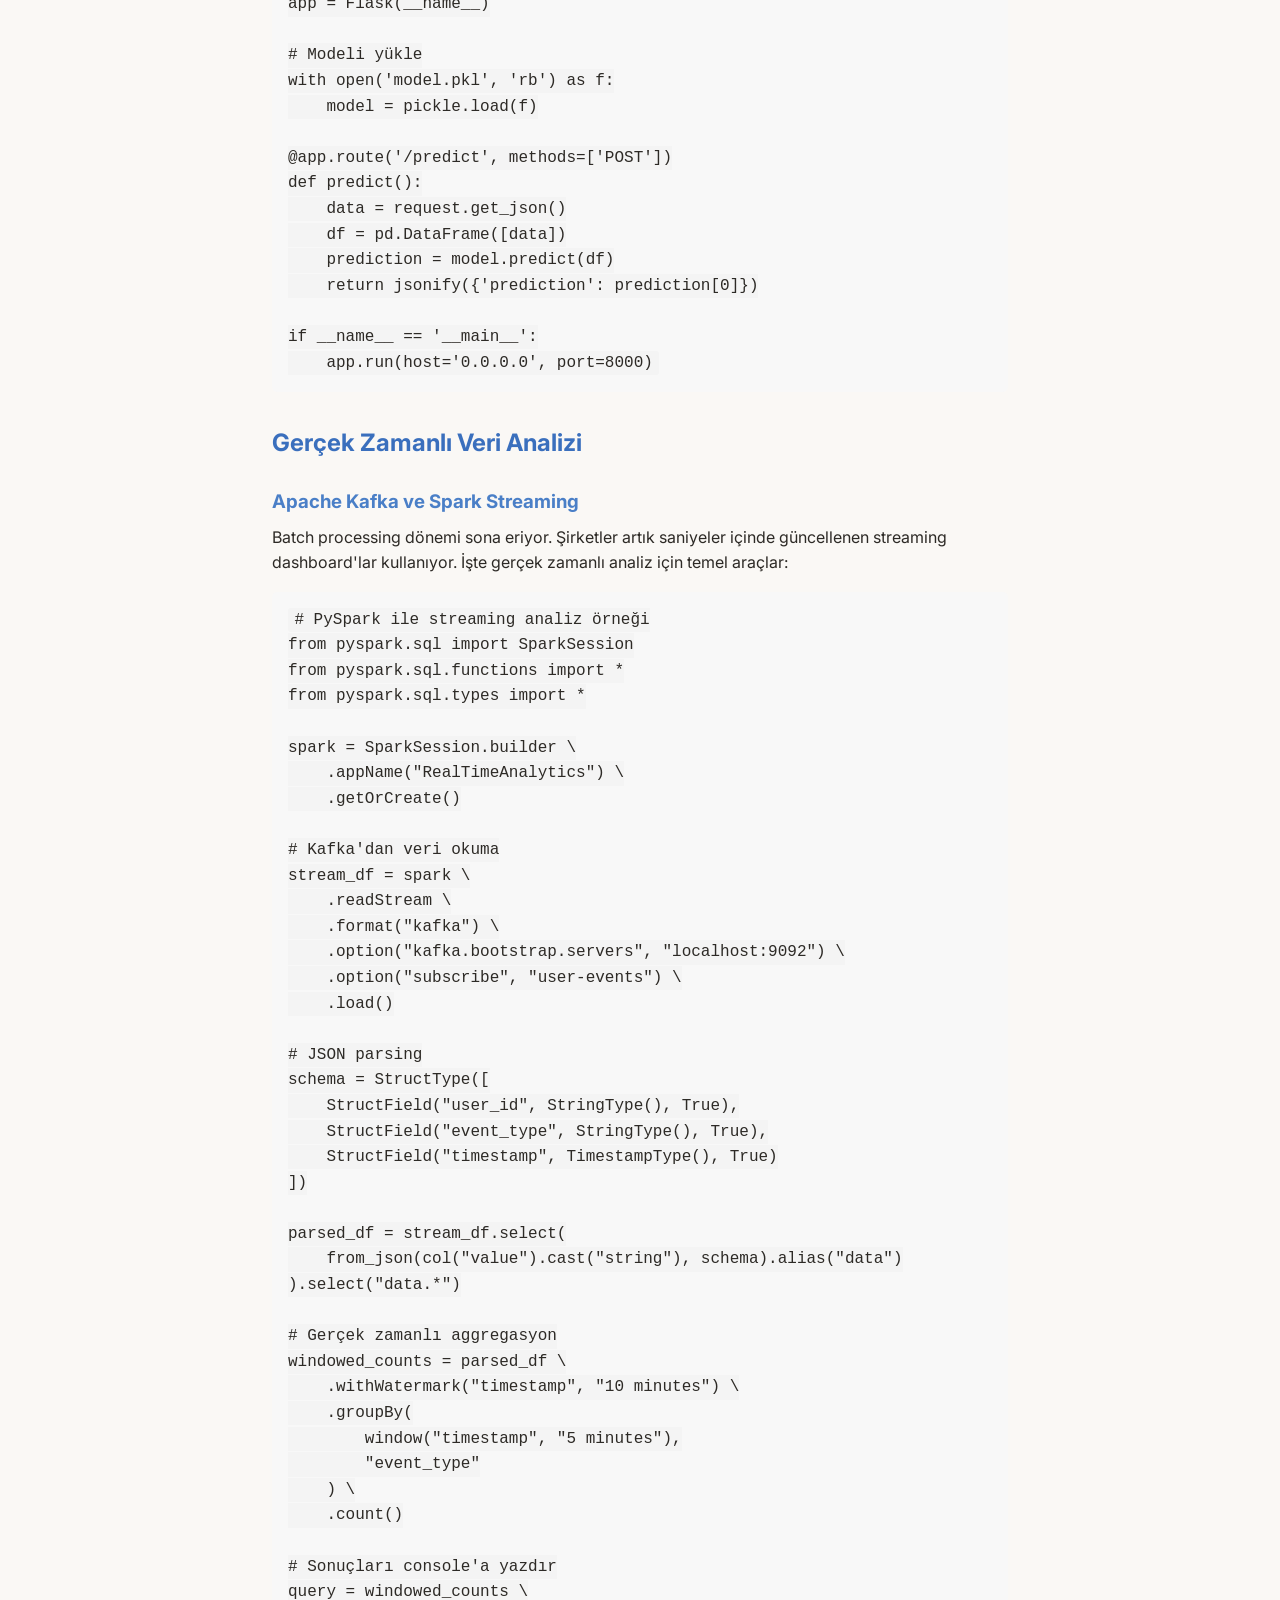
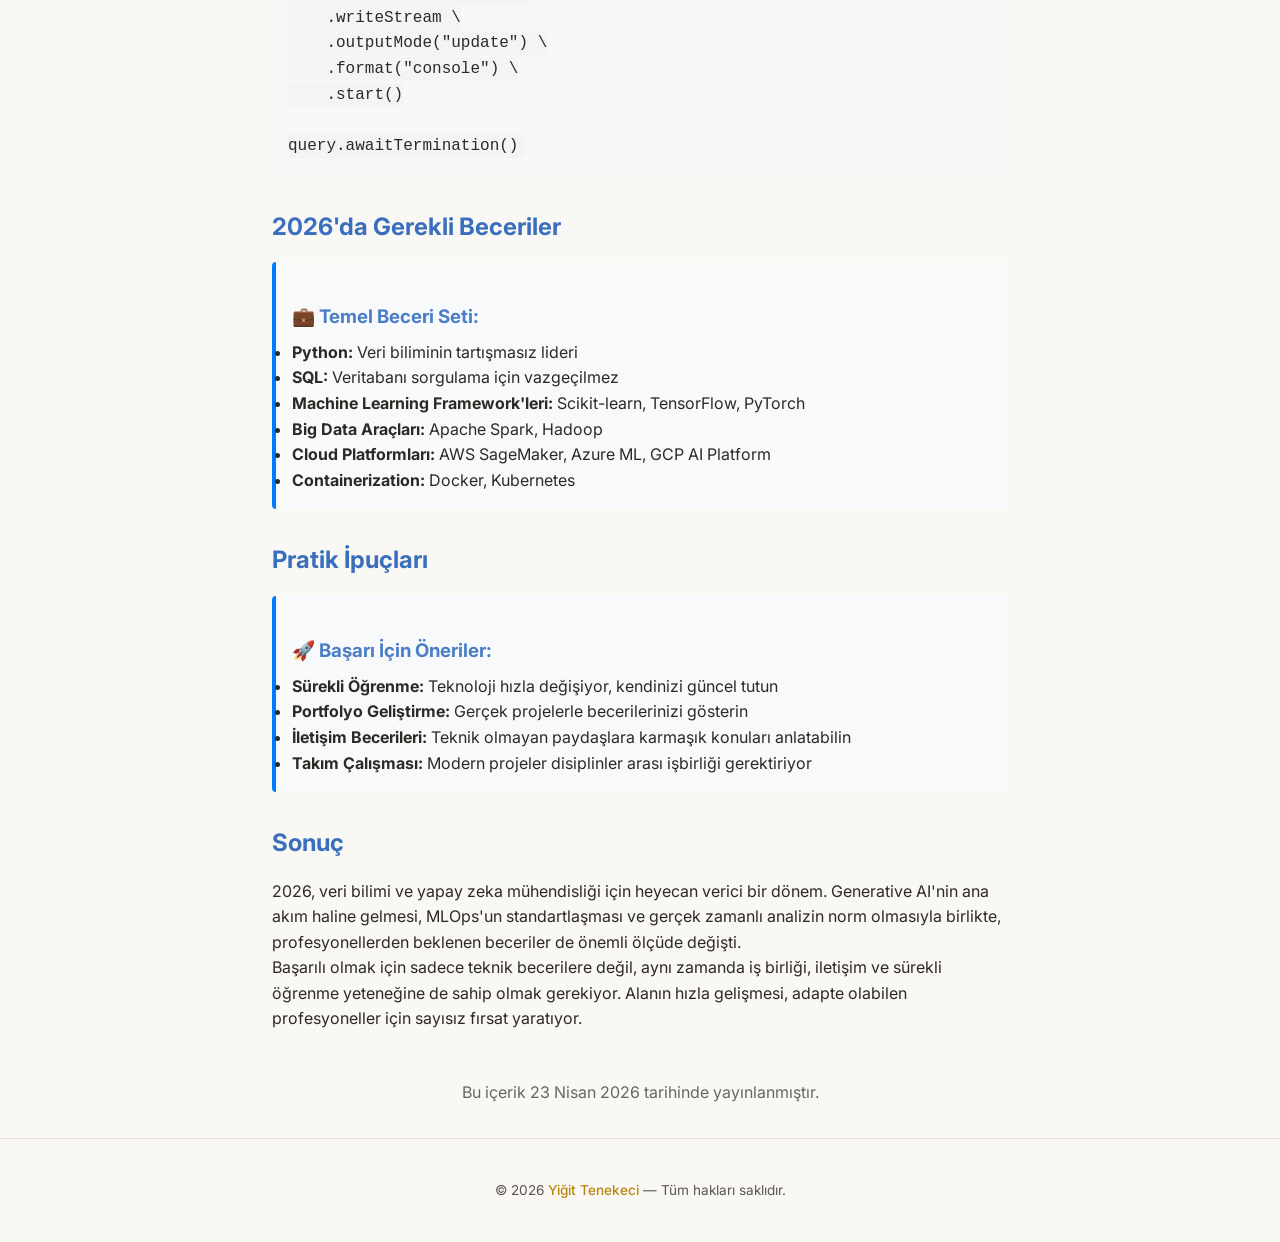
<file: weekly-data-notes-2026-04-23.html>
<!DOCTYPE html>
<html lang="tr">
<head>
  <meta charset="UTF-8" />
  <meta name="viewport" content="width=device-width, initial-scale=1.0" />
  <title>Haftalık Veri Notları - 23 Nisan 2026 | Yiğit Tenekeci</title>
  <link rel="stylesheet" href="style.css" />
  <style>
    .blog-content {
      max-width: 800px;
      margin: 0 auto;
      padding: 2rem;
      line-height: 1.6;
    }
    .blog-content h1 {
      color: #2c5aa0;
      margin-bottom: 1rem;
    }
    .blog-content h2 {
      color: #3a6fbd;
      margin-top: 2rem;
      margin-bottom: 1rem;
    }
    .blog-content h3 {
      color: #4a7fc7;
      margin-top: 1.5rem;
      margin-bottom: 0.5rem;
    }
    .blog-content code {
      background: #f4f4f4;
      padding: 0.2rem 0.4rem;
      border-radius: 3px;
      font-family: 'Courier New', monospace;
    }
    .blog-content pre {
      background: #f8f8f8;
      padding: 1rem;
      border-radius: 5px;
      overflow-x: auto;
      margin: 1rem 0;
    }
    .blog-content .date {
      color: #666;
      font-style: italic;
      margin-bottom: 2rem;
    }
    .blog-content .highlight {
      background: #fffacd;
      padding: 1rem;
      border-left: 4px solid #ffd700;
      margin: 1rem 0;
    }
    .blog-content .trend-box {
      background: #f8f9fa;
      border-left: 4px solid #007bff;
      padding: 1rem;
      margin: 1rem 0;
      border-radius: 4px;
    }
  </style>
</head>
<body>
  <nav class="navbar" id="navbar">
    <div class="navbar__inner">
      <a href="index.html" class="navbar__logo">Yiğit<span>.</span></a>
      <ul class="navbar__links" id="nav-links">
        <li><a href="index.html#hero">Ana Sayfa</a></li>
        <li><a href="index.html#about">Hakkımda</a></li>
        <li><a href="index.html#projects">Projeler</a></li>
        <li><a href="index.html#contact">İletişim</a></li>
      </ul>
      <div class="theme-switcher">
        <button class="theme-btn" data-set="light" title="Açık Tema"></button>
        <button class="theme-btn active" data-set="warm" title="Sıcak Tema"></button>
        <button class="theme-btn" data-set="dark" title="Koyu Tema"></button>
      </div>
    </div>
  </nav>

  <div class="blog-content">
    <h1>Haftalık Veri Notları - 23 Nisan 2026</h1>
    <div class="date">Yayınlanma Tarihi: 23 Nisan 2026 </div>

    <h2>2026'da Veri Bilimi ve Yapay Zeka Mühendisliği Trendleri</h2>
    
    <p>Bu hafta veri bilimi ve yapay zeka mühendisliğindeki en son trendleri inceliyoruz. 2026 itibariyle alanın ne kadar hızlı geliştiğini ve profesyonellerin hangi becerilere odaklanması gerektiğini göreceğiz.</p>

    <div class="trend-box">
      <h3>📊 Ana Trendler:</h3>
      <ul>
        <li><strong>Generative AI Ana Akım Haline Geldi:</strong> ChatGPT ve benzeri modeller artık günlük iş akışlarının bir parçası</li>
        <li><strong>MLOps ve AI Deployment Beklentisi:</strong> Modellerin üretim ortamına taşınması standart beklenti haline geldi</li>
        <li><strong>Gerçek Zamanlı Analiz Norm Oldu:</strong> Streaming veri işleme sistemleri rekabet avantajı sağlıyor</li>
        <li><strong>Açıklanabilir ve Etik AI Kritik Önem Kazandı:</strong> Şeffaflık ve adalet ön plana çıktı</li>
        <li><strong>Yetişmiş İnsan Gücü Açığı Devam Ediyor:</strong> Kalifiye profesyonellere talep rekor seviyede</li>
      </ul>
    </div>

    <h2>Generative AI: Devrimden Rutine</h2>
    
    <p>Generative AI artık bir yenilik olmaktan çıkıp günlük iş süreçlerinin merkezinde yer alıyor. 2026'da şirketlerin %80'inden fazlası bu teknolojinin operasyonlarını dönüştüreceğine inanıyor. İşte bu dönüşümün somut örnekleri:</p>

    <div class="highlight">
      <strong>Pratik Kullanım Alanları:</strong>
      <ul>
        <li>AI destekli veri analizi ve otomatik raporlama</li>
        <li>Prompt engineering uzmanlığının ortaya çıkması</li>
        <li>GPT-4 ve daha gelişmiş modellerin finansal tahminlerde kullanımı</li>
        <li>Kod üretimi ve optimizasyonu</li>
      </ul>
    </div>

    <h2>MLOps: Modelleri Üretime Taşıma Sanatı</h2>
    
    <h3>Docker ve Kubernetes ile Model Deployment</h3>
    
    <p>2026'da veri bilimcilerden sadece iyi modeller geliştirmeleri değil, aynı zamanda bu modelleri üretim ortamına taşımaları bekleniyor. İşte temel MLOps araçları:</p>

    <pre><code># Örnek Dockerfile - ML Model Deployment
FROM python:3.9-slim

WORKDIR /app
COPY requirements.txt .
RUN pip install -r requirements.txt

COPY model.pkl .
COPY app.py .

EXPOSE 8000
CMD ["python", "app.py"]

# API endpoint için Flask uygulaması
from flask import Flask, request, jsonify
import pickle
import pandas as pd

app = Flask(__name__)

# Modeli yükle
with open('model.pkl', 'rb') as f:
    model = pickle.load(f)

@app.route('/predict', methods=['POST'])
def predict():
    data = request.get_json()
    df = pd.DataFrame([data])
    prediction = model.predict(df)
    return jsonify({'prediction': prediction[0]})

if __name__ == '__main__':
    app.run(host='0.0.0.0', port=8000)</code></pre>

    <h2>Gerçek Zamanlı Veri Analizi</h2>
    
    <h3>Apache Kafka ve Spark Streaming</h3>
    
    <p>Batch processing dönemi sona eriyor. Şirketler artık saniyeler içinde güncellenen streaming dashboard'lar kullanıyor. İşte gerçek zamanlı analiz için temel araçlar:</p>

    <pre><code># PySpark ile streaming analiz örneği
from pyspark.sql import SparkSession
from pyspark.sql.functions import *
from pyspark.sql.types import *

spark = SparkSession.builder \
    .appName("RealTimeAnalytics") \
    .getOrCreate()

# Kafka'dan veri okuma
stream_df = spark \
    .readStream \
    .format("kafka") \
    .option("kafka.bootstrap.servers", "localhost:9092") \
    .option("subscribe", "user-events") \
    .load()

# JSON parsing
schema = StructType([
    StructField("user_id", StringType(), True),
    StructField("event_type", StringType(), True),
    StructField("timestamp", TimestampType(), True)
])

parsed_df = stream_df.select(
    from_json(col("value").cast("string"), schema).alias("data")
).select("data.*")

# Gerçek zamanlı aggregasyon
windowed_counts = parsed_df \
    .withWatermark("timestamp", "10 minutes") \
    .groupBy(
        window("timestamp", "5 minutes"),
        "event_type"
    ) \
    .count()

# Sonuçları console'a yazdır
query = windowed_counts \
    .writeStream \
    .outputMode("update") \
    .format("console") \
    .start()

query.awaitTermination()</code></pre>

    <h2>2026'da Gerekli Beceriler</h2>
    
    <div class="trend-box">
      <h3>💼 Temel Beceri Seti:</h3>
      <ul>
        <li><strong>Python:</strong> Veri biliminin tartışmasız lideri</li>
        <li><strong>SQL:</strong> Veritabanı sorgulama için vazgeçilmez</li>
        <li><strong>Machine Learning Framework'leri:</strong> Scikit-learn, TensorFlow, PyTorch</li>
        <li><strong>Big Data Araçları:</strong> Apache Spark, Hadoop</li>
        <li><strong>Cloud Platformları:</strong> AWS SageMaker, Azure ML, GCP AI Platform</li>
        <li><strong>Containerization:</strong> Docker, Kubernetes</li>
      </ul>
    </div>


    <h2>Pratik İpuçları</h2>
    
    <div class="trend-box">
      <h3>🚀 Başarı İçin Öneriler:</h3>
      <ul>
        <li><strong>Sürekli Öğrenme:</strong> Teknoloji hızla değişiyor, kendinizi güncel tutun</li>
        <li><strong>Portfolyo Geliştirme:</strong> Gerçek projelerle becerilerinizi gösterin</li>
        <li><strong>İletişim Becerileri:</strong> Teknik olmayan paydaşlara karmaşık konuları anlatabilin</li>
        <li><strong>Takım Çalışması:</strong> Modern projeler disiplinler arası işbirliği gerektiriyor</li>
      </ul>
    </div>

    <h2>Sonuç</h2>
    
    <p>2026, veri bilimi ve yapay zeka mühendisliği için heyecan verici bir dönem. Generative AI'nin ana akım haline gelmesi, MLOps'un standartlaşması ve gerçek zamanlı analizin norm olmasıyla birlikte, profesyonellerden beklenen beceriler de önemli ölçüde değişti.</p>

    <p>Başarılı olmak için sadece teknik becerilere değil, aynı zamanda iş birliği, iletişim ve sürekli öğrenme yeteneğine de sahip olmak gerekiyor. Alanın hızla gelişmesi, adapte olabilen profesyoneller için sayısız fırsat yaratıyor.</p>


    <p style="margin-top: 3rem; text-align: center; color: #666;">
      Bu içerik 23 Nisan 2026 tarihinde yayınlanmıştır.<br>
    </p>
  </div>

  <footer class="footer">
    <p class="footer__text">&copy; 2026 <a href="index.html#hero">Yiğit Tenekeci</a> — Tüm hakları saklıdır.</p>
  </footer>

  <script src="script.js"></script>
</body>
</html>
</file>
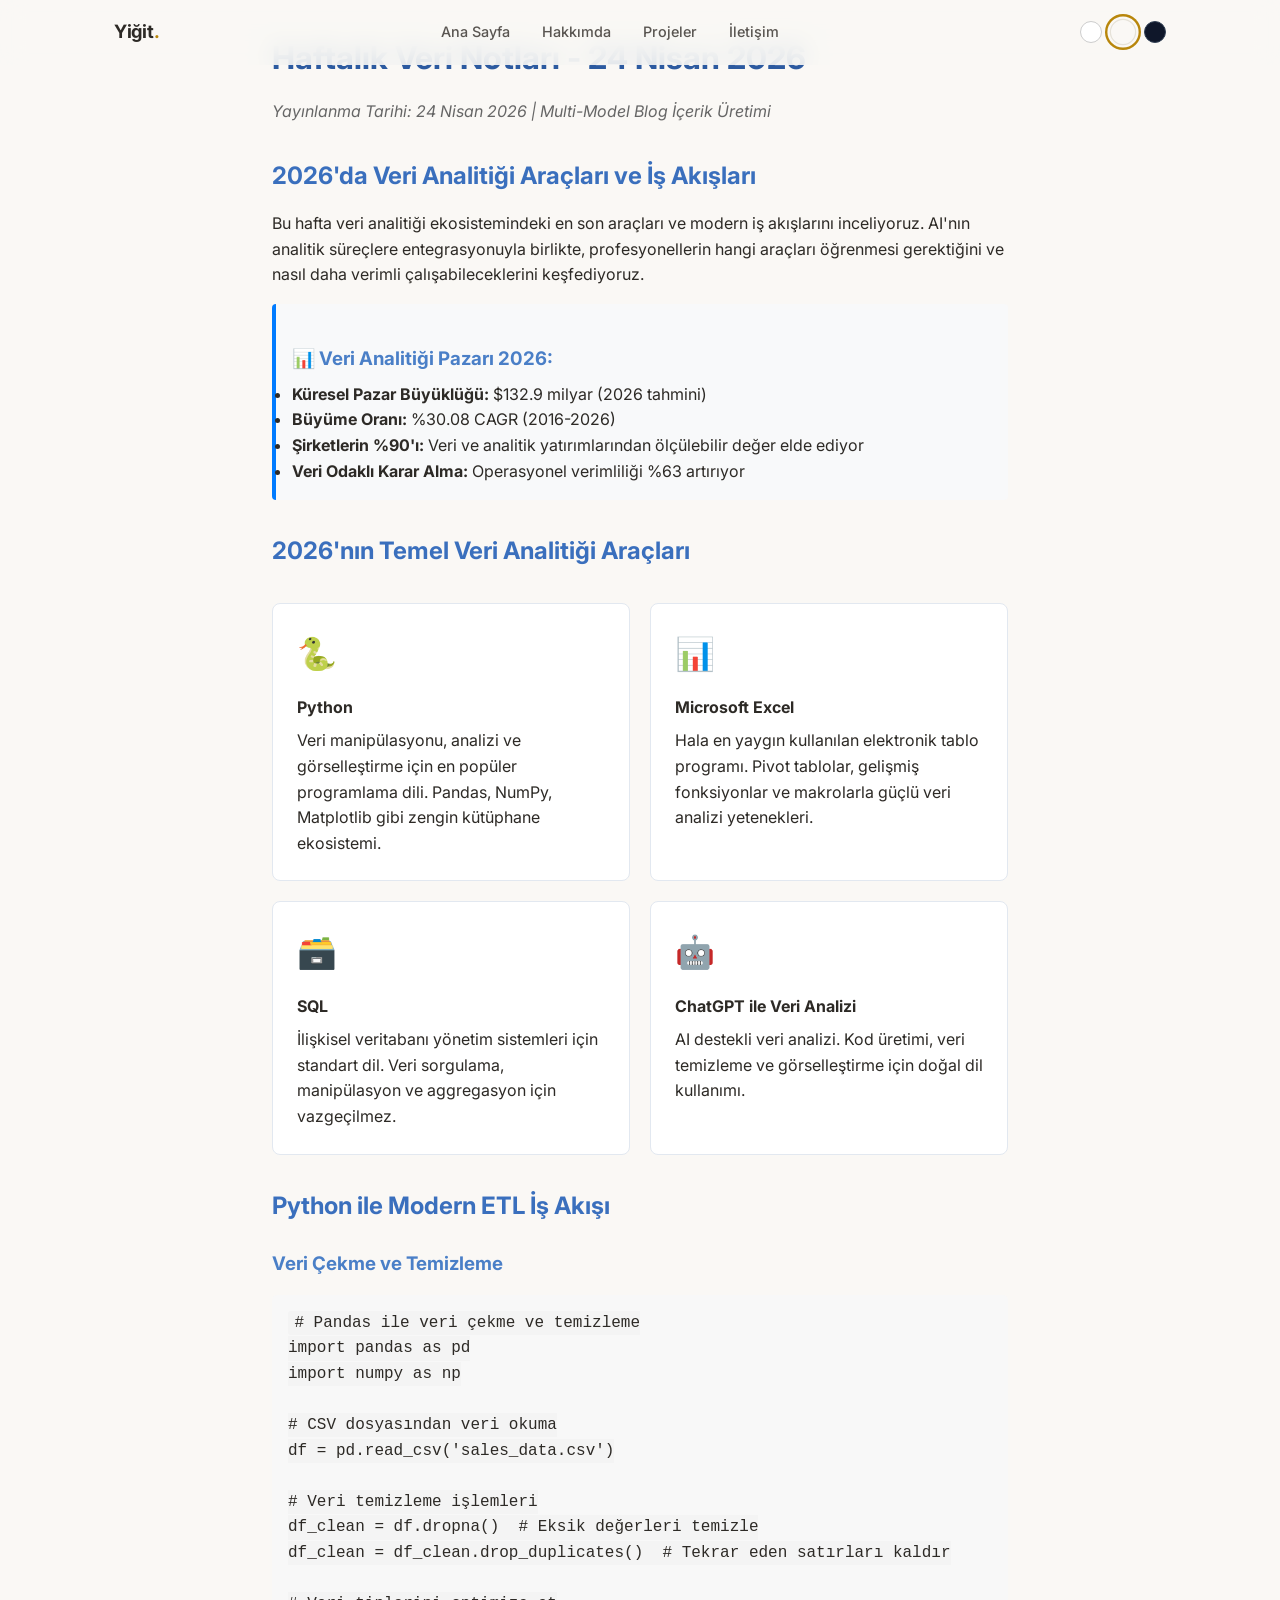
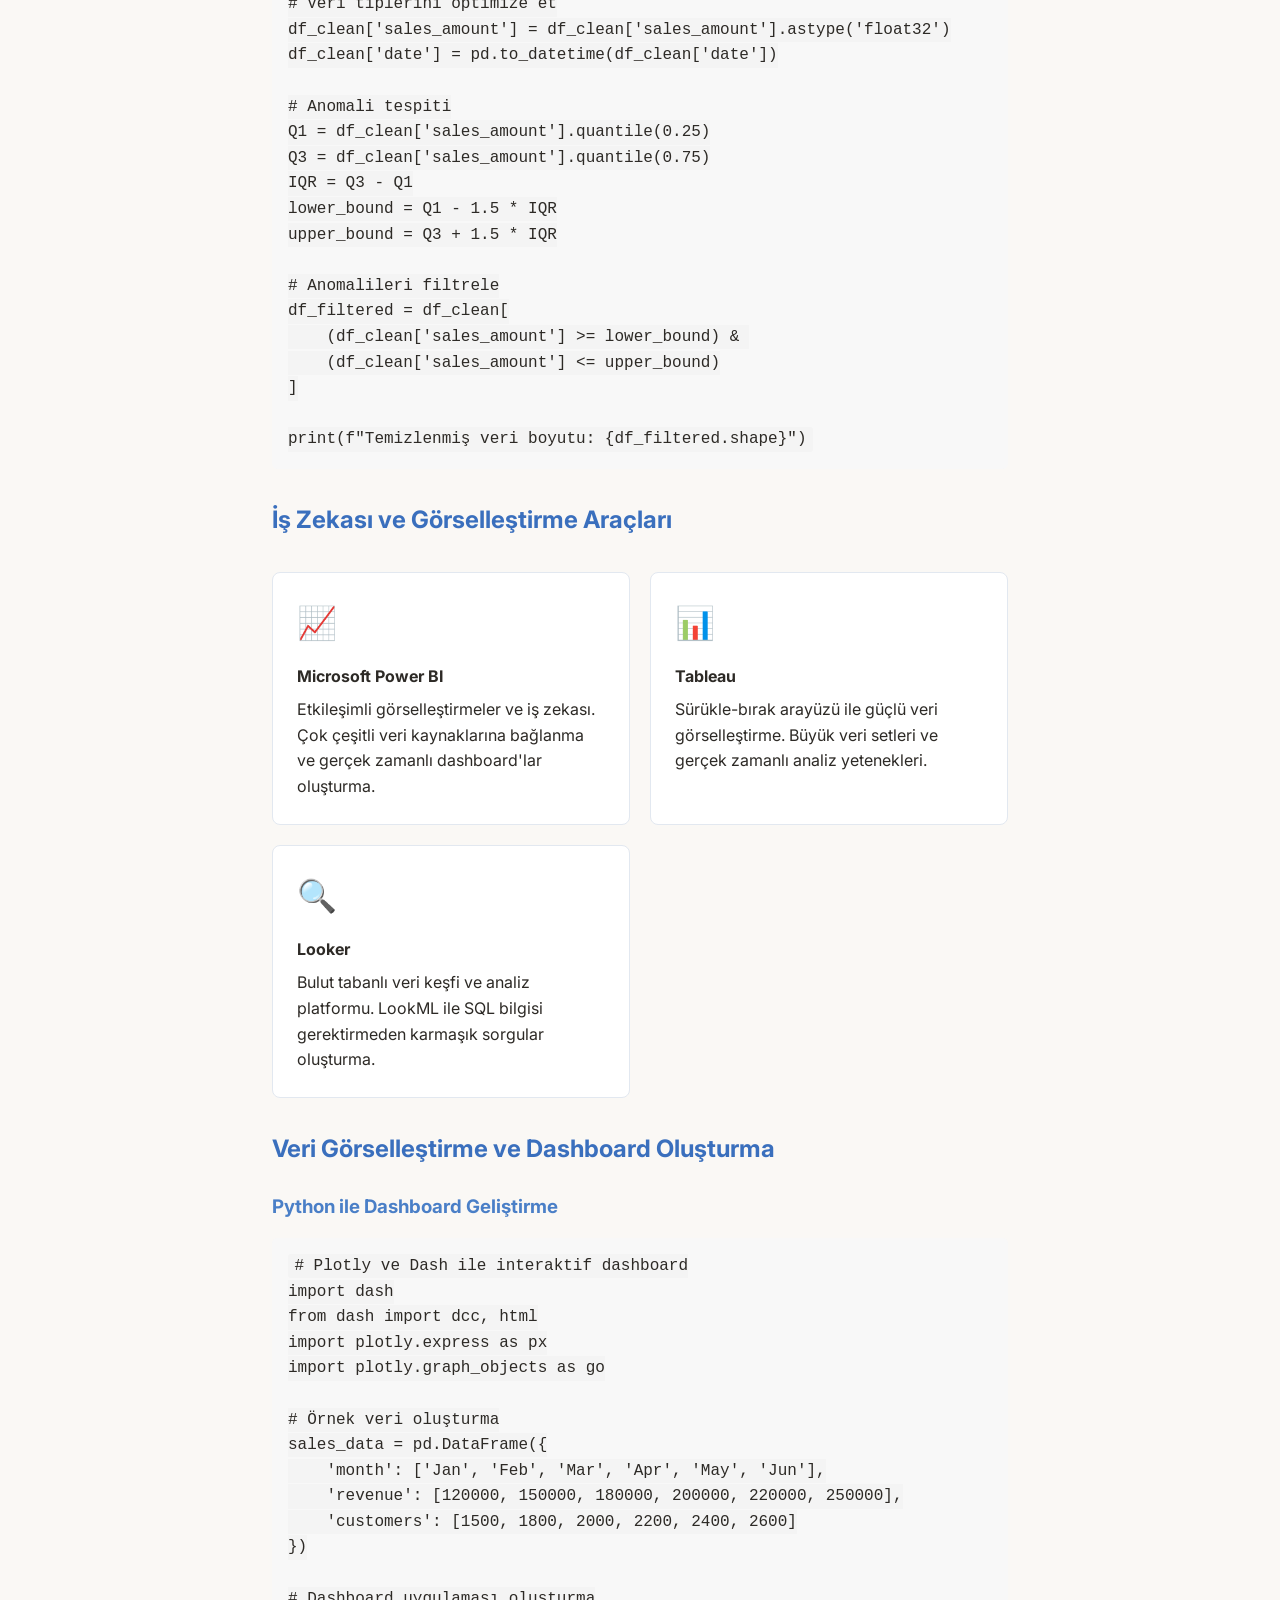
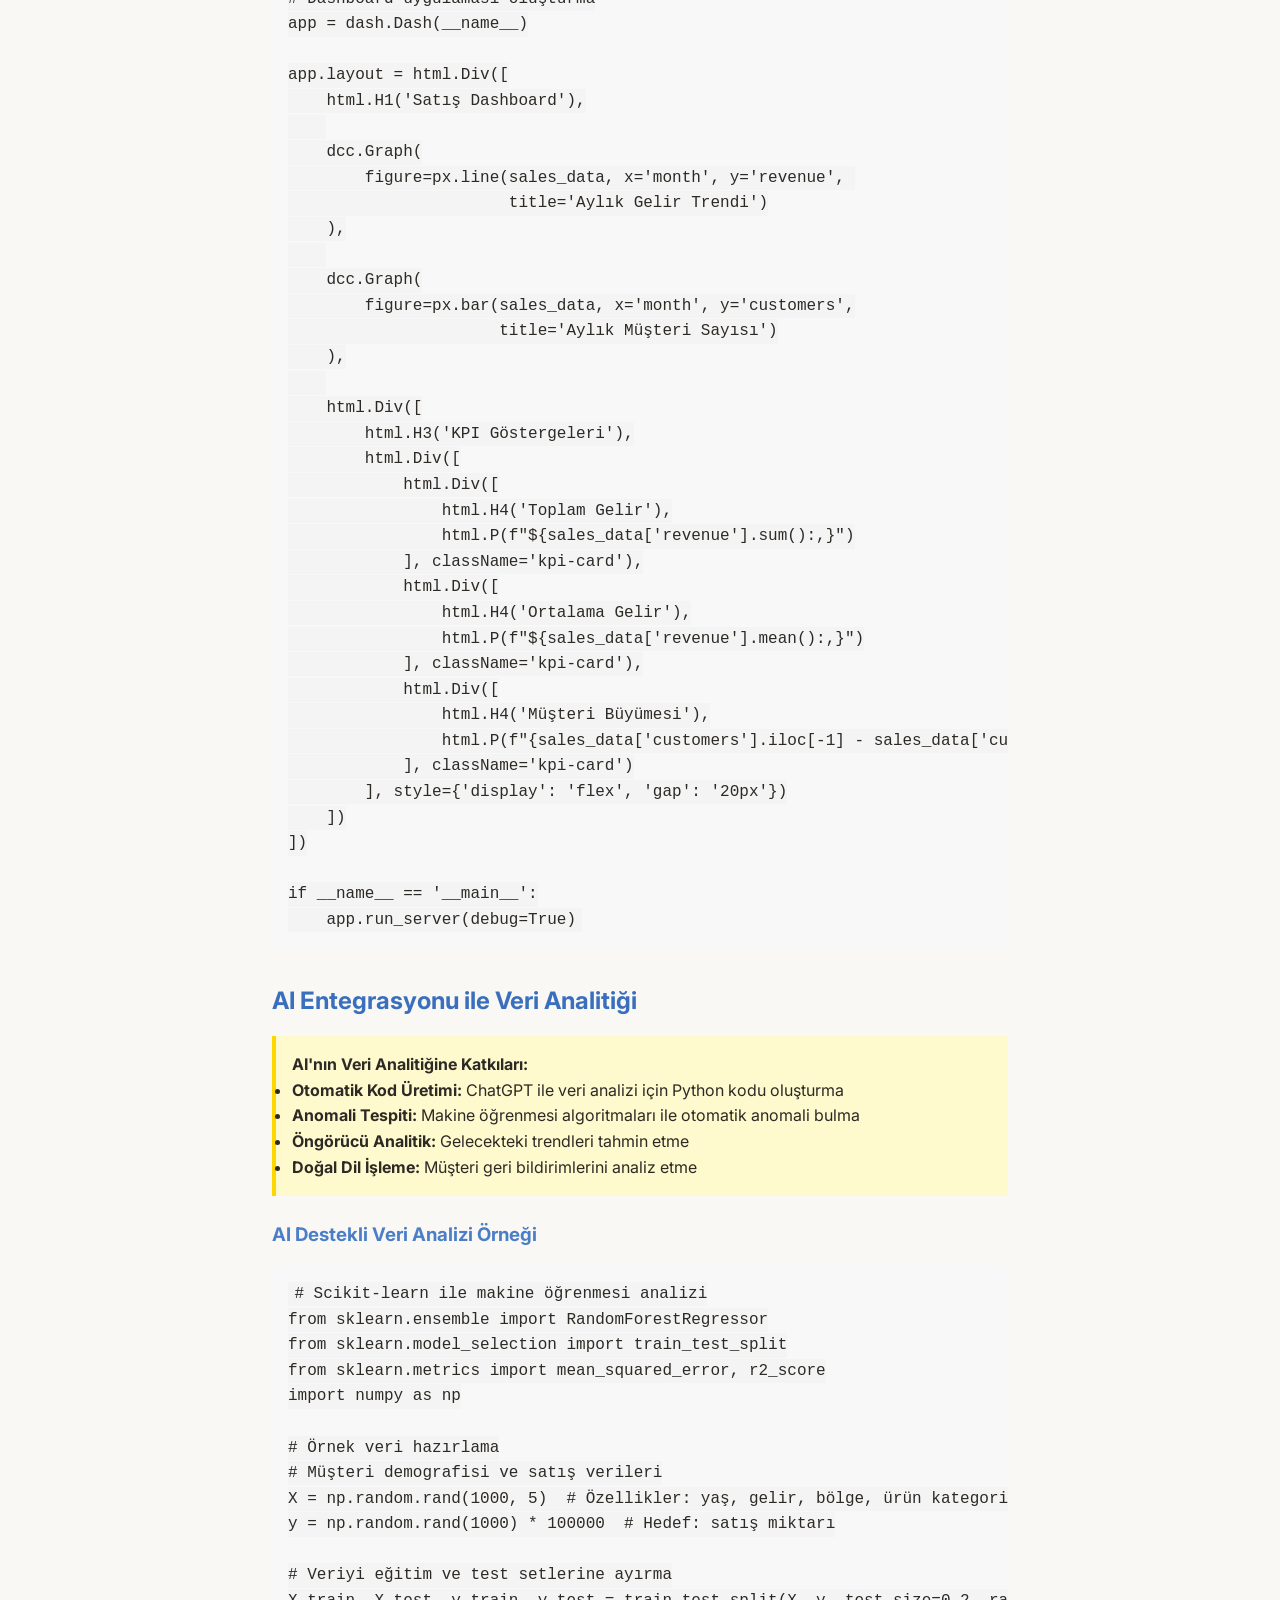
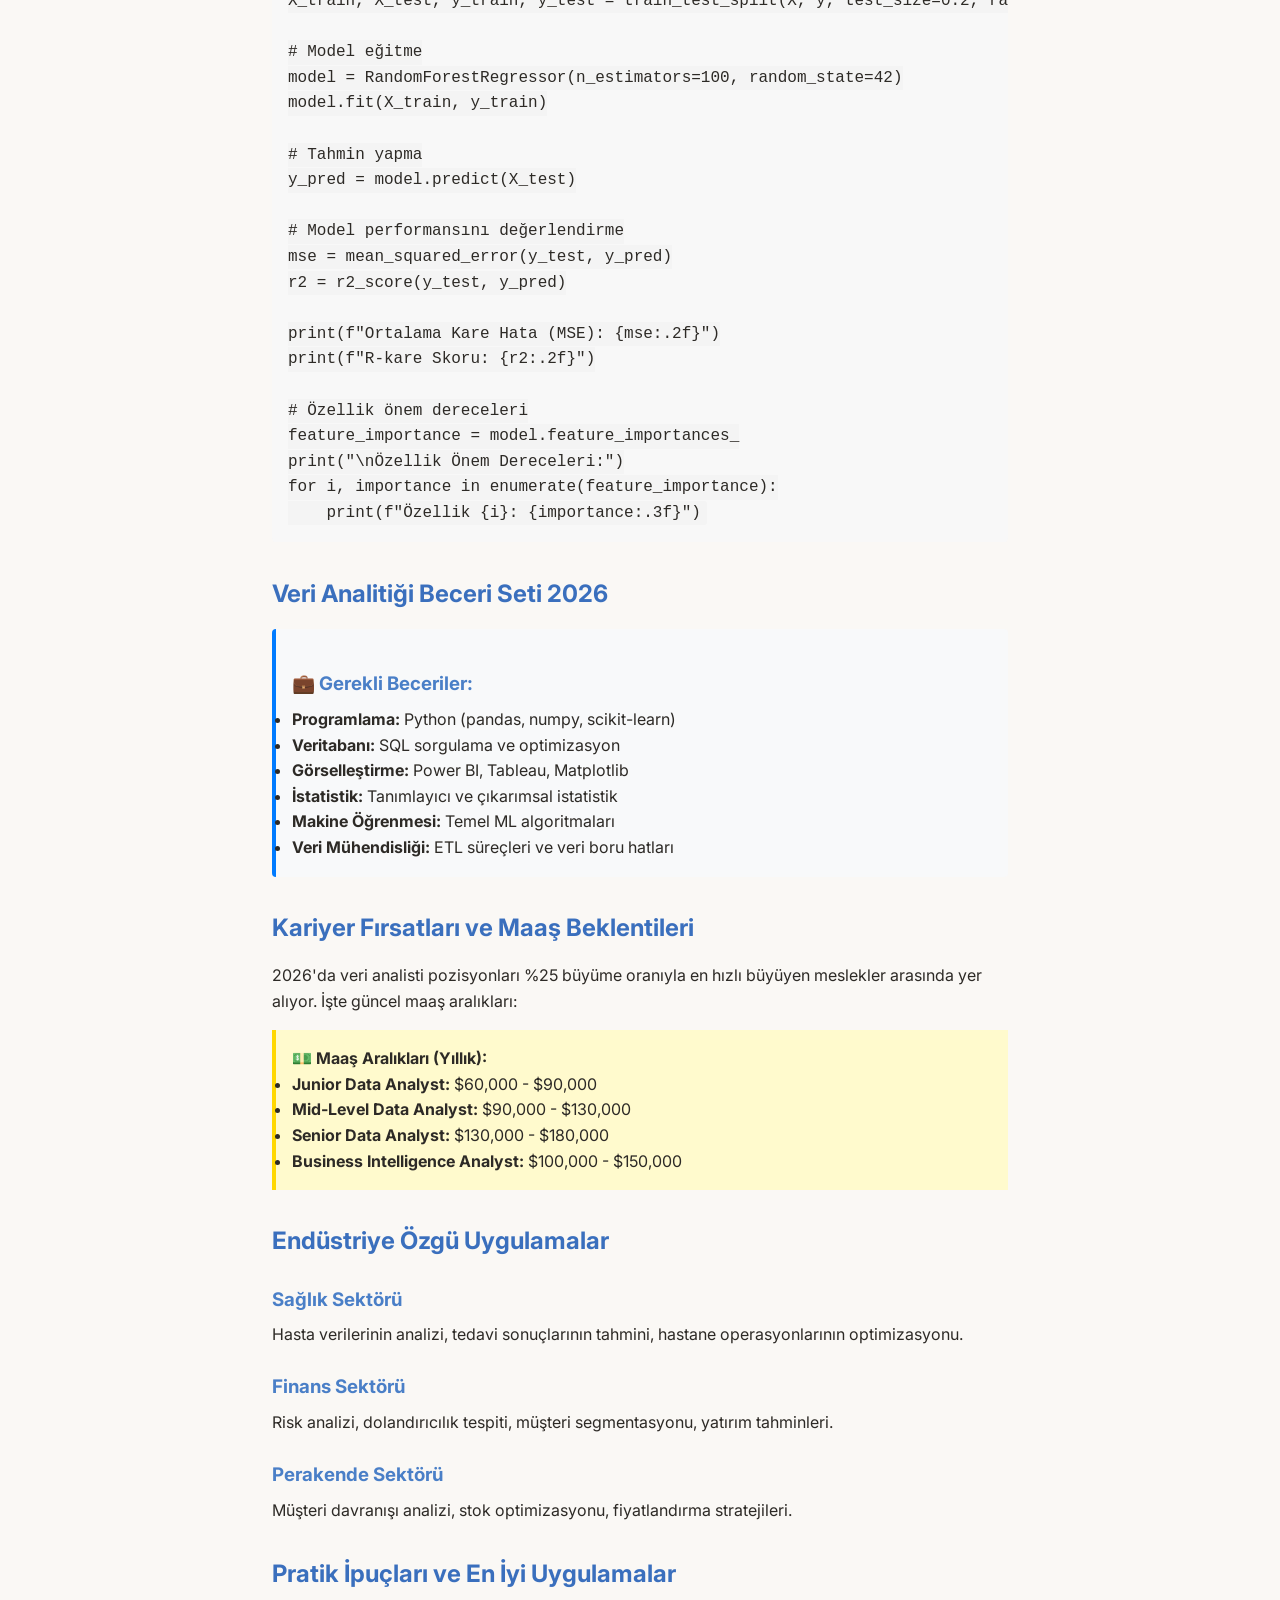
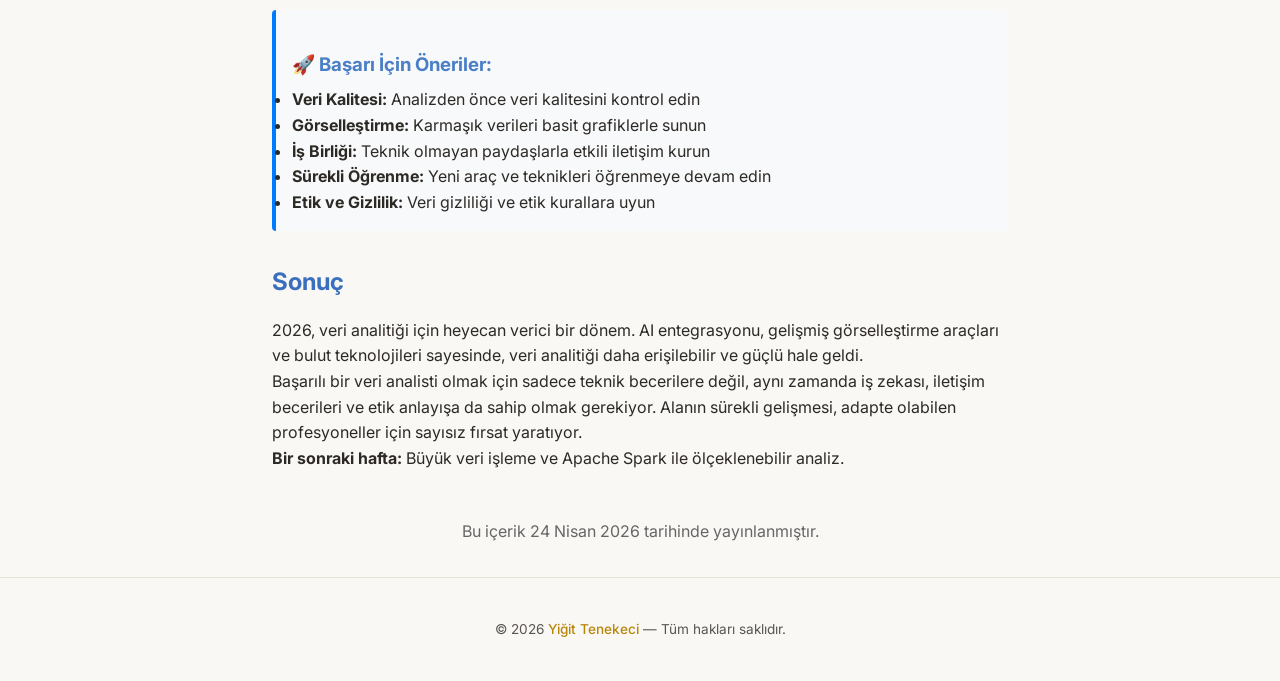
<file: weekly-data-notes-2026-04-24.html>
<!DOCTYPE html>
<html lang="tr">
<head>
  <meta charset="UTF-8" />
  <meta name="viewport" content="width=device-width, initial-scale=1.0" />
  <title>Haftalık Veri Notları - 24 Nisan 2026 | Yiğit Tenekeci</title>
  <link rel="stylesheet" href="style.css" />
  <style>
    .blog-content {
      max-width: 800px;
      margin: 0 auto;
      padding: 2rem;
      line-height: 1.6;
    }
    .blog-content h1 {
      color: #2c5aa0;
      margin-bottom: 1rem;
    }
    .blog-content h2 {
      color: #3a6fbd;
      margin-top: 2rem;
      margin-bottom: 1rem;
    }
    .blog-content h3 {
      color: #4a7fc7;
      margin-top: 1.5rem;
      margin-bottom: 0.5rem;
    }
    .blog-content code {
      background: #f4f4f4;
      padding: 0.2rem 0.4rem;
      border-radius: 3px;
      font-family: 'Courier New', monospace;
    }
    .blog-content pre {
      background: #f8f8f8;
      padding: 1rem;
      border-radius: 5px;
      overflow-x: auto;
      margin: 1rem 0;
    }
    .blog-content .date {
      color: #666;
      font-style: italic;
      margin-bottom: 2rem;
    }
    .blog-content .highlight {
      background: #fffacd;
      padding: 1rem;
      border-left: 4px solid #ffd700;
      margin: 1rem 0;
    }
    .blog-content .trend-box {
      background: #f8f9fa;
      border-left: 4px solid #007bff;
      padding: 1rem;
      margin: 1rem 0;
      border-radius: 4px;
    }
    .blog-content .tool-grid {
      display: grid;
      grid-template-columns: repeat(auto-fit, minmax(300px, 1fr));
      gap: 20px;
      margin: 2rem 0;
    }
    .blog-content .tool-card {
      background: #ffffff;
      border: 1px solid #e2e8f0;
      border-radius: 8px;
      padding: 1.5rem;
      transition: transform 0.2s, box-shadow 0.2s;
    }
    .blog-content .tool-card:hover {
      transform: translateY(-2px);
      box-shadow: 0 4px 12px rgba(0,0,0,0.1);
    }
    .blog-content .tool-icon {
      font-size: 2rem;
      margin-bottom: 1rem;
    }
    .blog-content .tool-name {
      font-weight: bold;
      margin-bottom: 0.5rem;
    }
  </style>
</head>
<body>
  <nav class="navbar" id="navbar">
    <div class="navbar__inner">
      <a href="index.html" class="navbar__logo">Yiğit<span>.</span></a>
      <ul class="navbar__links" id="nav-links">
        <li><a href="index.html#hero">Ana Sayfa</a></li>
        <li><a href="index.html#about">Hakkımda</a></li>
        <li><a href="index.html#projects">Projeler</a></li>
        <li><a href="index.html#contact">İletişim</a></li>
      </ul>
      <div class="theme-switcher">
        <button class="theme-btn" data-set="light" title="Açık Tema"></button>
        <button class="theme-btn active" data-set="warm" title="Sıcak Tema"></button>
        <button class="theme-btn" data-set="dark" title="Koyu Tema"></button>
      </div>
    </div>
  </nav>

  <div class="blog-content">
    <h1>Haftalık Veri Notları - 24 Nisan 2026</h1>
    <div class="date">Yayınlanma Tarihi: 24 Nisan 2026 | Multi-Model Blog İçerik Üretimi</div>

    <h2>2026'da Veri Analitiği Araçları ve İş Akışları</h2>
    
    <p>Bu hafta veri analitiği ekosistemindeki en son araçları ve modern iş akışlarını inceliyoruz. AI'nın analitik süreçlere entegrasyonuyla birlikte, profesyonellerin hangi araçları öğrenmesi gerektiğini ve nasıl daha verimli çalışabileceklerini keşfediyoruz.</p>

    <div class="trend-box">
      <h3>📊 Veri Analitiği Pazarı 2026:</h3>
      <ul>
        <li><strong>Küresel Pazar Büyüklüğü:</strong> $132.9 milyar (2026 tahmini)</li>
        <li><strong>Büyüme Oranı:</strong> %30.08 CAGR (2016-2026)</li>
        <li><strong>Şirketlerin %90'ı:</strong> Veri ve analitik yatırımlarından ölçülebilir değer elde ediyor</li>
        <li><strong>Veri Odaklı Karar Alma:</strong> Operasyonel verimliliği %63 artırıyor</li>
      </ul>
    </div>

    <h2>2026'nın Temel Veri Analitiği Araçları</h2>
    
    <div class="tool-grid">
      <div class="tool-card">
        <div class="tool-icon">🐍</div>
        <div class="tool-name">Python</div>
        <p>Veri manipülasyonu, analizi ve görselleştirme için en popüler programlama dili. Pandas, NumPy, Matplotlib gibi zengin kütüphane ekosistemi.</p>
      </div>
      
      <div class="tool-card">
        <div class="tool-icon">📊</div>
        <div class="tool-name">Microsoft Excel</div>
        <p>Hala en yaygın kullanılan elektronik tablo programı. Pivot tablolar, gelişmiş fonksiyonlar ve makrolarla güçlü veri analizi yetenekleri.</p>
      </div>
      
      <div class="tool-card">
        <div class="tool-icon">🗃️</div>
        <div class="tool-name">SQL</div>
        <p>İlişkisel veritabanı yönetim sistemleri için standart dil. Veri sorgulama, manipülasyon ve aggregasyon için vazgeçilmez.</p>
      </div>
      
      <div class="tool-card">
        <div class="tool-icon">🤖</div>
        <div class="tool-name">ChatGPT ile Veri Analizi</div>
        <p>AI destekli veri analizi. Kod üretimi, veri temizleme ve görselleştirme için doğal dil kullanımı.</p>
      </div>
    </div>

    <h2>Python ile Modern ETL İş Akışı</h2>
    
    <h3>Veri Çekme ve Temizleme</h3>
    
    <pre><code># Pandas ile veri çekme ve temizleme
import pandas as pd
import numpy as np

# CSV dosyasından veri okuma
df = pd.read_csv('sales_data.csv')

# Veri temizleme işlemleri
df_clean = df.dropna()  # Eksik değerleri temizle
df_clean = df_clean.drop_duplicates()  # Tekrar eden satırları kaldır

# Veri tiplerini optimize et
df_clean['sales_amount'] = df_clean['sales_amount'].astype('float32')
df_clean['date'] = pd.to_datetime(df_clean['date'])

# Anomali tespiti
Q1 = df_clean['sales_amount'].quantile(0.25)
Q3 = df_clean['sales_amount'].quantile(0.75)
IQR = Q3 - Q1
lower_bound = Q1 - 1.5 * IQR
upper_bound = Q3 + 1.5 * IQR

# Anomalileri filtrele
df_filtered = df_clean[
    (df_clean['sales_amount'] >= lower_bound) & 
    (df_clean['sales_amount'] <= upper_bound)
]

print(f"Temizlenmiş veri boyutu: {df_filtered.shape}")</code></pre>

    <h2>İş Zekası ve Görselleştirme Araçları</h2>
    
    <div class="tool-grid">
      <div class="tool-card">
        <div class="tool-icon">📈</div>
        <div class="tool-name">Microsoft Power BI</div>
        <p>Etkileşimli görselleştirmeler ve iş zekası. Çok çeşitli veri kaynaklarına bağlanma ve gerçek zamanlı dashboard'lar oluşturma.</p>
      </div>
      
      <div class="tool-card">
        <div class="tool-icon">📊</div>
        <div class="tool-name">Tableau</div>
        <p>Sürükle-bırak arayüzü ile güçlü veri görselleştirme. Büyük veri setleri ve gerçek zamanlı analiz yetenekleri.</p>
      </div>
      
      <div class="tool-card">
        <div class="tool-icon">🔍</div>
        <div class="tool-name">Looker</div>
        <p>Bulut tabanlı veri keşfi ve analiz platformu. LookML ile SQL bilgisi gerektirmeden karmaşık sorgular oluşturma.</p>
      </div>
    </div>

    <h2>Veri Görselleştirme ve Dashboard Oluşturma</h2>
    
    <h3>Python ile Dashboard Geliştirme</h3>
    
    <pre><code># Plotly ve Dash ile interaktif dashboard
import dash
from dash import dcc, html
import plotly.express as px
import plotly.graph_objects as go

# Örnek veri oluşturma
sales_data = pd.DataFrame({
    'month': ['Jan', 'Feb', 'Mar', 'Apr', 'May', 'Jun'],
    'revenue': [120000, 150000, 180000, 200000, 220000, 250000],
    'customers': [1500, 1800, 2000, 2200, 2400, 2600]
})

# Dashboard uygulaması oluşturma
app = dash.Dash(__name__)

app.layout = html.Div([
    html.H1('Satış Dashboard'),
    
    dcc.Graph(
        figure=px.line(sales_data, x='month', y='revenue', 
                       title='Aylık Gelir Trendi')
    ),
    
    dcc.Graph(
        figure=px.bar(sales_data, x='month', y='customers',
                      title='Aylık Müşteri Sayısı')
    ),
    
    html.Div([
        html.H3('KPI Göstergeleri'),
        html.Div([
            html.Div([
                html.H4('Toplam Gelir'),
                html.P(f"${sales_data['revenue'].sum():,}")
            ], className='kpi-card'),
            html.Div([
                html.H4('Ortalama Gelir'),
                html.P(f"${sales_data['revenue'].mean():,}")
            ], className='kpi-card'),
            html.Div([
                html.H4('Müşteri Büyümesi'),
                html.P(f"{sales_data['customers'].iloc[-1] - sales_data['customers'].iloc[0]} kişi")
            ], className='kpi-card')
        ], style={'display': 'flex', 'gap': '20px'})
    ])
])

if __name__ == '__main__':
    app.run_server(debug=True)</code></pre>

    <h2>AI Entegrasyonu ile Veri Analitiği</h2>
    
    <div class="highlight">
      <strong>AI'nın Veri Analitiğine Katkıları:</strong>
      <ul>
        <li><strong>Otomatik Kod Üretimi:</strong> ChatGPT ile veri analizi için Python kodu oluşturma</li>
        <li><strong>Anomali Tespiti:</strong> Makine öğrenmesi algoritmaları ile otomatik anomali bulma</li>
        <li><strong>Öngörücü Analitik:</strong> Gelecekteki trendleri tahmin etme</li>
        <li><strong>Doğal Dil İşleme:</strong> Müşteri geri bildirimlerini analiz etme</li>
      </ul>
    </div>

    <h3>AI Destekli Veri Analizi Örneği</h3>
    
    <pre><code># Scikit-learn ile makine öğrenmesi analizi
from sklearn.ensemble import RandomForestRegressor
from sklearn.model_selection import train_test_split
from sklearn.metrics import mean_squared_error, r2_score
import numpy as np

# Örnek veri hazırlama
# Müşteri demografisi ve satış verileri
X = np.random.rand(1000, 5)  # Özellikler: yaş, gelir, bölge, ürün kategorisi, kampanya katılımı
y = np.random.rand(1000) * 100000  # Hedef: satış miktarı

# Veriyi eğitim ve test setlerine ayırma
X_train, X_test, y_train, y_test = train_test_split(X, y, test_size=0.2, random_state=42)

# Model eğitme
model = RandomForestRegressor(n_estimators=100, random_state=42)
model.fit(X_train, y_train)

# Tahmin yapma
y_pred = model.predict(X_test)

# Model performansını değerlendirme
mse = mean_squared_error(y_test, y_pred)
r2 = r2_score(y_test, y_pred)

print(f"Ortalama Kare Hata (MSE): {mse:.2f}")
print(f"R-kare Skoru: {r2:.2f}")

# Özellik önem dereceleri
feature_importance = model.feature_importances_
print("\nÖzellik Önem Dereceleri:")
for i, importance in enumerate(feature_importance):
    print(f"Özellik {i}: {importance:.3f}")</code></pre>

    <h2>Veri Analitiği Beceri Seti 2026</h2>
    
    <div class="trend-box">
      <h3>💼 Gerekli Beceriler:</h3>
      <ul>
        <li><strong>Programlama:</strong> Python (pandas, numpy, scikit-learn)</li>
        <li><strong>Veritabanı:</strong> SQL sorgulama ve optimizasyon</li>
        <li><strong>Görselleştirme:</strong> Power BI, Tableau, Matplotlib</li>
        <li><strong>İstatistik:</strong> Tanımlayıcı ve çıkarımsal istatistik</li>
        <li><strong>Makine Öğrenmesi:</strong> Temel ML algoritmaları</li>
        <li><strong>Veri Mühendisliği:</strong> ETL süreçleri ve veri boru hatları</li>
      </ul>
    </div>

    <h2>Kariyer Fırsatları ve Maaş Beklentileri</h2>
    
    <p>2026'da veri analisti pozisyonları %25 büyüme oranıyla en hızlı büyüyen meslekler arasında yer alıyor. İşte güncel maaş aralıkları:</p>

    <div class="highlight">
      <strong>💵 Maaş Aralıkları (Yıllık):</strong>
      <ul>
        <li><strong>Junior Data Analyst:</strong> $60,000 - $90,000</li>
        <li><strong>Mid-Level Data Analyst:</strong> $90,000 - $130,000</li>
        <li><strong>Senior Data Analyst:</strong> $130,000 - $180,000</li>
        <li><strong>Business Intelligence Analyst:</strong> $100,000 - $150,000</li>
      </ul>
    </div>

    <h2>Endüstriye Özgü Uygulamalar</h2>
    
    <h3>Sağlık Sektörü</h3>
    <p>Hasta verilerinin analizi, tedavi sonuçlarının tahmini, hastane operasyonlarının optimizasyonu.</p>
    
    <h3>Finans Sektörü</h3>
    <p>Risk analizi, dolandırıcılık tespiti, müşteri segmentasyonu, yatırım tahminleri.</p>
    
    <h3>Perakende Sektörü</h3>
    <p>Müşteri davranışı analizi, stok optimizasyonu, fiyatlandırma stratejileri.</p>

    <h2>Pratik İpuçları ve En İyi Uygulamalar</h2>
    
    <div class="trend-box">
      <h3>🚀 Başarı İçin Öneriler:</h3>
      <ul>
        <li><strong>Veri Kalitesi:</strong> Analizden önce veri kalitesini kontrol edin</li>
        <li><strong>Görselleştirme:</strong> Karmaşık verileri basit grafiklerle sunun</li>
        <li><strong>İş Birliği:</strong> Teknik olmayan paydaşlarla etkili iletişim kurun</li>
        <li><strong>Sürekli Öğrenme:</strong> Yeni araç ve teknikleri öğrenmeye devam edin</li>
        <li><strong>Etik ve Gizlilik:</strong> Veri gizliliği ve etik kurallara uyun</li>
      </ul>
    </div>

    <h2>Sonuç</h2>
    
    <p>2026, veri analitiği için heyecan verici bir dönem. AI entegrasyonu, gelişmiş görselleştirme araçları ve bulut teknolojileri sayesinde, veri analitiği daha erişilebilir ve güçlü hale geldi.</p>

    <p>Başarılı bir veri analisti olmak için sadece teknik becerilere değil, aynı zamanda iş zekası, iletişim becerileri ve etik anlayışa da sahip olmak gerekiyor. Alanın sürekli gelişmesi, adapte olabilen profesyoneller için sayısız fırsat yaratıyor.</p>

    <p><strong>Bir sonraki hafta:</strong> Büyük veri işleme ve Apache Spark ile ölçeklenebilir analiz.</p>

    <p style="margin-top: 3rem; text-align: center; color: #666;">
      Bu içerik 24 Nisan 2026 tarihinde yayınlanmıştır.<br>
    </p>
  </div>

  <footer class="footer">
    <p class="footer__text">&copy; 2026 <a href="index.html#hero">Yiğit Tenekeci</a> — Tüm hakları saklıdır.</p>
  </footer>

  <script src="script.js"></script>
</body>
</html>
</file>
<file: yigit-portfolio/style.css>
/* ============================================
   PORTFOLYO SİTESİ - ANA STİL DOSYASI
   ============================================ */

/* --- Google Fonts --- */
@import url('https://fonts.googleapis.com/css2?family=Inter:wght@300;400;500;600;700&display=swap');

/* --- CSS Değişkenleri (Renk Paleti) --- */
:root {
  /* LIGHT THEME (Varsayılan Beyaz) */
  --color-bg: #ffffff;
  --color-bg-alt: #f8fafc;
  --color-text: #1e293b;
  --color-text-light: #64748b;
  --color-accent: #4b7be5;
  --color-accent-hover: #3a62c4;
  --color-border: #e2e8f0;
  --color-card-bg: #ffffff;
  --color-tag-bg: #eef2ff;
  --color-tag-text: #4b7be5;
  --color-nav-bg: rgba(255, 255, 255, 0.85);
  --color-nav-mobile: rgba(255, 255, 255, 0.97);
  --font-main: 'Inter', -apple-system, BlinkMacSystemFont, 'Segoe UI', sans-serif;
  --max-width: 1100px;
  --radius: 10px;
  --shadow-sm: 0 1px 3px rgba(0, 0, 0, 0.06);
  --shadow-md: 0 4px 16px rgba(0, 0, 0, 0.08);
  --transition: 0.25s ease;
}

[data-theme="warm"] {
  --color-bg: #faf8f5;
  --color-bg-alt: #f1efe9;
  --color-text: #2d2a26;
  --color-text-light: #595551;
  --color-accent: #b8860b;
  --color-accent-hover: #9c7108;
  --color-border: #e6e2d8;
  --color-card-bg: #ffffff;
  --color-tag-bg: #fdf6e3;
  --color-tag-text: #b8860b;
  --color-nav-bg: rgba(250, 248, 245, 0.85);
  --color-nav-mobile: rgba(250, 248, 245, 0.97);
}

[data-theme="dark"] {
  --color-bg: #0f172a;
  --color-bg-alt: #1e293b;
  --color-text: #f8fafc;
  --color-text-light: #cbd5e1;
  --color-accent: #60a5fa;
  --color-accent-hover: #93c5fd;
  --color-border: #334155;
  --color-card-bg: #1e293b;
  --color-tag-bg: #334155;
  --color-tag-text: #60a5fa;
  --color-nav-bg: rgba(15, 23, 42, 0.85);
  --color-nav-mobile: rgba(15, 23, 42, 0.97);
}

/* --- Reset & Temel --- */
*,
*::before,
*::after {
  margin: 0;
  padding: 0;
  box-sizing: border-box;
}

html {
  scroll-behavior: smooth;
  scroll-padding-top: 80px;
}

body {
  font-family: var(--font-main);
  color: var(--color-text);
  background-color: var(--color-bg);
  line-height: 1.7;
  -webkit-font-smoothing: antialiased;
}

img {
  max-width: 100%;
  display: block;
}

a {
  text-decoration: none;
  color: inherit;
}

/* --- Navbar --- */
.navbar {
  position: fixed;
  top: 0;
  left: 0;
  width: 100%;
  z-index: 100;
  background-color: var(--color-nav-bg);
  backdrop-filter: blur(12px);
  -webkit-backdrop-filter: blur(12px);
  border-bottom: 1px solid transparent;
  transition: border-color var(--transition), box-shadow var(--transition);
}

.navbar.scrolled {
  border-bottom-color: var(--color-border);
  box-shadow: var(--shadow-sm);
}

.navbar__inner {
  max-width: var(--max-width);
  margin: 0 auto;
  padding: 0 24px;
  height: 64px;
  display: flex;
  align-items: center;
  justify-content: space-between;
}

/* BURAYA KENDİ İSMİNİZİ / LOGONUZU YAZIN */
.navbar__logo {
  font-weight: 700;
  font-size: 1.15rem;
  color: var(--color-text);
  letter-spacing: -0.3px;
}

.navbar__logo span {
  color: var(--color-accent);
}

.navbar__links {
  display: flex;
  align-items: center;
  gap: 32px;
  list-style: none;
}

.navbar__links a {
  font-size: 0.9rem;
  font-weight: 500;
  color: var(--color-text-light);
  transition: color var(--transition);
  position: relative;
}

.navbar__links a::after {
  content: '';
  position: absolute;
  bottom: -4px;
  left: 0;
  width: 0;
  height: 2px;
  background-color: var(--color-accent);
  transition: width var(--transition);
}

.navbar__links a:hover {
  color: var(--color-text);
}

.navbar__links a:hover::after {
  width: 100%;
}

/* Theme Switcher */
.theme-switcher {
  display: flex;
  gap: 10px;
  align-items: center;
  margin-left: 20px;
}

.theme-btn {
  width: 22px;
  height: 22px;
  border-radius: 50%;
  cursor: pointer;
  transition: transform 0.2s, box-shadow 0.2s;
}

.theme-btn.active {
  transform: scale(1.2);
  box-shadow: 0 0 0 2px var(--color-bg), 0 0 0 4px var(--color-accent);
}

.theme-btn[data-set="light"] { background-color: #ffffff; border: 1px solid #ccc; }
.theme-btn[data-set="warm"] { background-color: #faf8f5; border: 1px solid #e6e2d8; }
.theme-btn[data-set="dark"] { background-color: #0f172a; border: 1px solid #334155; }

/* Hamburger Menü (Mobil) */
.navbar__hamburger {
  display: none;
  flex-direction: column;
  gap: 5px;
  cursor: pointer;
  background: none;
  border: none;
  padding: 4px;
}

.navbar__hamburger span {
  display: block;
  width: 22px;
  height: 2px;
  background-color: var(--color-text);
  border-radius: 2px;
  transition: transform var(--transition), opacity var(--transition);
}

/* --- Bölüm Ortak --- */
.section {
  padding: 100px 24px;
}

.section__container {
  max-width: var(--max-width);
  margin: 0 auto;
}

.section__label {
  font-size: 0.8rem;
  font-weight: 600;
  text-transform: uppercase;
  letter-spacing: 2px;
  color: var(--color-accent);
  margin-bottom: 12px;
}

.section__title {
  font-size: 2rem;
  font-weight: 700;
  color: var(--color-text);
  margin-bottom: 20px;
  letter-spacing: -0.5px;
}

.section__divider {
  width: 48px;
  height: 3px;
  background-color: var(--color-accent);
  border-radius: 2px;
  margin-bottom: 40px;
}

/* --- Hero Bölümü --- */
.hero {
  min-height: 100vh;
  display: flex;
  align-items: center;
  justify-content: center;
  text-align: center;
  padding: 120px 24px 100px;
  background-color: var(--color-bg);
}

.hero__content {
  max-width: 680px;
}

.hero__greeting {
  font-size: 1rem;
  font-weight: 500;
  color: var(--color-accent);
  margin-bottom: 16px;
  letter-spacing: 1px;
}

/* BURAYA KENDİ İSMİNİZİ YAZIN */
.hero__name {
  font-size: clamp(2.2rem, 5vw, 3.5rem);
  font-weight: 700;
  color: var(--color-text);
  line-height: 1.15;
  margin-bottom: 12px;
  letter-spacing: -1px;
}

/* BURAYA KENDİ UNVANINIZI YAZIN */
.hero__title {
  font-size: clamp(1.1rem, 2.5vw, 1.35rem);
  font-weight: 400;
  color: var(--color-text-light);
  margin-bottom: 24px;
}

.hero__description {
  font-size: 1.05rem;
  color: var(--color-text-light);
  line-height: 1.8;
  margin-bottom: 40px;
  max-width: 540px;
  margin-left: auto;
  margin-right: auto;
}

.hero__cta {
  display: inline-flex;
  align-items: center;
  gap: 8px;
  padding: 14px 32px;
  background-color: var(--color-accent);
  color: #ffffff;
  font-family: var(--font-main);
  font-size: 0.95rem;
  font-weight: 600;
  border: none;
  border-radius: var(--radius);
  cursor: pointer;
  transition: background-color var(--transition), transform var(--transition), box-shadow var(--transition);
}

.hero__cta:hover {
  background-color: var(--color-accent-hover);
  transform: translateY(-2px);
  box-shadow: 0 6px 20px rgba(75, 123, 229, 0.3);
}

.hero__cta svg {
  width: 16px;
  height: 16px;
  transition: transform var(--transition);
}

.hero__cta:hover svg {
  transform: translateY(2px);
}

/* --- Hakkımda Bölümü --- */
.about {
  background-color: var(--color-bg-alt);
}

.about__grid {
  display: grid;
  grid-template-columns: 1fr 1fr;
  gap: 60px;
  align-items: start;
}

/* BURAYA KENDİ PROFİL METNİNİZİ YAZIN */
.about__text p {
  font-size: 1rem;
  color: var(--color-text-light);
  margin-bottom: 16px;
  line-height: 1.8;
}

.about__text p:last-child {
  margin-bottom: 0;
}

.about__highlights {
  display: grid;
  grid-template-columns: 1fr 1fr;
  gap: 20px;
}

.highlight-card {
  background-color: var(--color-card-bg);
  border: 1px solid var(--color-border);
  border-radius: var(--radius);
  padding: 24px;
  transition: box-shadow var(--transition), transform var(--transition);
}

.highlight-card:hover {
  box-shadow: var(--shadow-md);
  transform: translateY(-2px);
}

.highlight-card__icon {
  font-size: 1.5rem;
  margin-bottom: 12px;
}

.highlight-card__title {
  font-size: 0.95rem;
  font-weight: 600;
  color: var(--color-text);
  margin-bottom: 6px;
}

.highlight-card__desc {
  font-size: 0.85rem;
  color: var(--color-text-light);
  line-height: 1.6;
}

/* --- Projeler Bölümü --- */
.projects__grid {
  display: grid;
  grid-template-columns: repeat(auto-fill, minmax(320px, 1fr));
  gap: 28px;
}

/* BURAYA KENDİ PROJELERİNİZİ EKLEYİN — her kart bir proje */
.project-card {
  background-color: var(--color-card-bg);
  border: 1px solid var(--color-border);
  border-radius: var(--radius);
  padding: 32px 28px;
  transition: box-shadow var(--transition), transform var(--transition);
  display: flex;
  flex-direction: column;
}

.project-card:hover {
  box-shadow: var(--shadow-md);
  transform: translateY(-4px);
}

.project-card__number {
  font-size: 0.8rem;
  font-weight: 700;
  color: var(--color-accent);
  margin-bottom: 16px;
  letter-spacing: 1px;
}

.project-card__title {
  font-size: 1.15rem;
  font-weight: 600;
  color: var(--color-text);
  margin-bottom: 12px;
}

.project-card__desc {
  font-size: 0.9rem;
  color: var(--color-text-light);
  line-height: 1.7;
  margin-bottom: 20px;
  flex-grow: 1;
}

.project-card__tags {
  display: flex;
  flex-wrap: wrap;
  gap: 8px;
}

.tag {
  display: inline-block;
  font-size: 0.75rem;
  font-weight: 500;
  padding: 5px 12px;
  background-color: var(--color-tag-bg);
  color: var(--color-tag-text);
  border-radius: 50px;
  letter-spacing: 0.3px;
}

.project-card__link {
  display: inline-flex;
  align-items: center;
  gap: 6px;
  margin-top: 20px;
  font-size: 0.85rem;
  font-weight: 600;
  color: var(--color-accent);
  transition: color var(--transition);
}

.project-card__link:hover {
  color: var(--color-accent-hover);
}

.project-card__link svg {
  width: 16px;
  height: 16px;
}

/* --- Footer --- */
.footer {
  padding: 40px 24px;
  text-align: center;
  border-top: 1px solid var(--color-border);
}

.footer__text {
  font-size: 0.85rem;
  color: var(--color-text-light);
}

.footer__text a {
  color: var(--color-accent);
  font-weight: 500;
  transition: color var(--transition);
}

.footer__text a:hover {
  color: var(--color-accent-hover);
}

/* ============================================
   RESPONSIVE TASARIM
   ============================================ */

/* Tablet */
@media (max-width: 768px) {
  .navbar__links {
    position: fixed;
    top: 64px;
    left: 0;
    width: 100%;
    flex-direction: column;
    background-color: var(--color-nav-mobile);
    backdrop-filter: blur(12px);
    padding: 24px;
    gap: 20px;
    border-bottom: 1px solid var(--color-border);
    transform: translateY(-120%);
    opacity: 0;
    transition: transform 0.3s ease, opacity 0.3s ease;
    pointer-events: none;
  }

  .navbar__links.active {
    transform: translateY(0);
    opacity: 1;
    pointer-events: all;
  }

  .navbar__hamburger {
    display: flex;
  }

  .navbar__hamburger.active span:nth-child(1) {
    transform: rotate(45deg) translate(5px, 5px);
  }
  .navbar__hamburger.active span:nth-child(2) {
    opacity: 0;
  }
  .navbar__hamburger.active span:nth-child(3) {
    transform: rotate(-45deg) translate(5px, -5px);
  }

  .about__grid {
    grid-template-columns: 1fr;
    gap: 40px;
  }

  .section {
    padding: 72px 20px;
  }

  .section__title {
    font-size: 1.65rem;
  }

  .projects__grid {
    grid-template-columns: 1fr;
  }
}

/* Mobil */
@media (max-width: 480px) {
  .hero {
    padding: 100px 20px 72px;
  }

  .hero__description {
    font-size: 0.95rem;
  }

  .about__highlights {
    grid-template-columns: 1fr;
  }

  .section {
    padding: 56px 16px;
  }
}

/* --- Reveal (Fade-in) Animasyonu --- */
.reveal {
  opacity: 0;
  transform: translateY(24px);
  transition: opacity 0.6s ease, transform 0.6s ease;
}

.reveal.revealed {
  opacity: 1;
  transform: translateY(0);
}
</file>
<file: style.css>
/* ============================================
   PORTFOLYO SİTESİ - ANA STİL DOSYASI
   ============================================ */

/* --- Google Fonts --- */
@import url('https://fonts.googleapis.com/css2?family=Inter:wght@300;400;500;600;700&display=swap');

/* --- CSS Değişkenleri (Renk Paleti) --- */
:root {
  /* LIGHT THEME (Varsayılan Beyaz) */
  --color-bg: #ffffff;
  --color-bg-alt: #f8fafc;
  --color-text: #1e293b;
  --color-text-light: #64748b;
  --color-accent: #4b7be5;
  --color-accent-hover: #3a62c4;
  --color-border: #e2e8f0;
  --color-card-bg: #ffffff;
  --color-tag-bg: #eef2ff;
  --color-tag-text: #4b7be5;
  --color-nav-bg: rgba(255, 255, 255, 0.85);
  --color-nav-mobile: rgba(255, 255, 255, 0.97);
  --font-main: 'Inter', -apple-system, BlinkMacSystemFont, 'Segoe UI', sans-serif;
  --max-width: 1100px;
  --radius: 10px;
  --shadow-sm: 0 1px 3px rgba(0, 0, 0, 0.06);
  --shadow-md: 0 4px 16px rgba(0, 0, 0, 0.08);
  --transition: 0.25s ease;
}

[data-theme="warm"] {
  --color-bg: #faf8f5;
  --color-bg-alt: #f1efe9;
  --color-text: #2d2a26;
  --color-text-light: #595551;
  --color-accent: #b8860b;
  --color-accent-hover: #9c7108;
  --color-border: #e6e2d8;
  --color-card-bg: #ffffff;
  --color-tag-bg: #fdf6e3;
  --color-tag-text: #b8860b;
  --color-nav-bg: rgba(250, 248, 245, 0.85);
  --color-nav-mobile: rgba(250, 248, 245, 0.97);
}

[data-theme="dark"] {
  --color-bg: #0f172a;
  --color-bg-alt: #1e293b;
  --color-text: #f8fafc;
  --color-text-light: #cbd5e1;
  --color-accent: #60a5fa;
  --color-accent-hover: #93c5fd;
  --color-border: #334155;
  --color-card-bg: #1e293b;
  --color-tag-bg: #334155;
  --color-tag-text: #60a5fa;
  --color-nav-bg: rgba(15, 23, 42, 0.85);
  --color-nav-mobile: rgba(15, 23, 42, 0.97);
}

/* --- Reset & Temel --- */
*,
*::before,
*::after {
  margin: 0;
  padding: 0;
  box-sizing: border-box;
}

html {
  scroll-behavior: smooth;
  scroll-padding-top: 80px;
}

body {
  font-family: var(--font-main);
  color: var(--color-text);
  background-color: var(--color-bg);
  line-height: 1.7;
  -webkit-font-smoothing: antialiased;
}

img {
  max-width: 100%;
  display: block;
}

a {
  text-decoration: none;
  color: inherit;
}

/* --- Navbar --- */
.navbar {
  position: fixed;
  top: 0;
  left: 0;
  width: 100%;
  z-index: 100;
  background-color: var(--color-nav-bg);
  backdrop-filter: blur(12px);
  -webkit-backdrop-filter: blur(12px);
  border-bottom: 1px solid transparent;
  transition: border-color var(--transition), box-shadow var(--transition);
}

.navbar.scrolled {
  border-bottom-color: var(--color-border);
  box-shadow: var(--shadow-sm);
}

.navbar__inner {
  max-width: var(--max-width);
  margin: 0 auto;
  padding: 0 24px;
  height: 64px;
  display: flex;
  align-items: center;
  justify-content: space-between;
}

/* BURAYA KENDİ İSMİNİZİ / LOGONUZU YAZIN */
.navbar__logo {
  font-weight: 700;
  font-size: 1.15rem;
  color: var(--color-text);
  letter-spacing: -0.3px;
}

.navbar__logo span {
  color: var(--color-accent);
}

.navbar__links {
  display: flex;
  align-items: center;
  gap: 32px;
  list-style: none;
}

.navbar__links a {
  font-size: 0.9rem;
  font-weight: 500;
  color: var(--color-text-light);
  transition: color var(--transition);
  position: relative;
}

.navbar__links a::after {
  content: '';
  position: absolute;
  bottom: -4px;
  left: 0;
  width: 0;
  height: 2px;
  background-color: var(--color-accent);
  transition: width var(--transition);
}

.navbar__links a:hover {
  color: var(--color-text);
}

.navbar__links a:hover::after {
  width: 100%;
}

/* Theme Switcher */
.theme-switcher {
  display: flex;
  gap: 10px;
  align-items: center;
  margin-left: 20px;
}

.theme-btn {
  width: 22px;
  height: 22px;
  border-radius: 50%;
  cursor: pointer;
  transition: transform 0.2s, box-shadow 0.2s;
}

.theme-btn.active {
  transform: scale(1.2);
  box-shadow: 0 0 0 2px var(--color-bg), 0 0 0 4px var(--color-accent);
}

.theme-btn[data-set="light"] { background-color: #ffffff; border: 1px solid #ccc; }
.theme-btn[data-set="warm"] { background-color: #faf8f5; border: 1px solid #e6e2d8; }
.theme-btn[data-set="dark"] { background-color: #0f172a; border: 1px solid #334155; }

/* Hamburger Menü (Mobil) */
.navbar__hamburger {
  display: none;
  flex-direction: column;
  gap: 5px;
  cursor: pointer;
  background: none;
  border: none;
  padding: 4px;
}

.navbar__hamburger span {
  display: block;
  width: 22px;
  height: 2px;
  background-color: var(--color-text);
  border-radius: 2px;
  transition: transform var(--transition), opacity var(--transition);
}

/* --- Bölüm Ortak --- */
.section {
  padding: 100px 24px;
}

.section__container {
  max-width: var(--max-width);
  margin: 0 auto;
}

.section__label {
  font-size: 0.8rem;
  font-weight: 600;
  text-transform: uppercase;
  letter-spacing: 2px;
  color: var(--color-accent);
  margin-bottom: 12px;
}

.section__title {
  font-size: 2rem;
  font-weight: 700;
  color: var(--color-text);
  margin-bottom: 20px;
  letter-spacing: -0.5px;
}

.section__divider {
  width: 48px;
  height: 3px;
  background-color: var(--color-accent);
  border-radius: 2px;
  margin-bottom: 40px;
}

/* --- Hero Bölümü --- */
.hero {
  min-height: 100vh;
  display: flex;
  align-items: center;
  justify-content: center;
  text-align: center;
  padding: 120px 24px 100px;
  background-color: var(--color-bg);
}

.hero__content {
  max-width: 680px;
}

.hero__greeting {
  font-size: 1rem;
  font-weight: 500;
  color: var(--color-accent);
  margin-bottom: 16px;
  letter-spacing: 1px;
}

/* BURAYA KENDİ İSMİNİZİ YAZIN */
.hero__name {
  font-size: clamp(2.2rem, 5vw, 3.5rem);
  font-weight: 700;
  color: var(--color-text);
  line-height: 1.15;
  margin-bottom: 12px;
  letter-spacing: -1px;
}

/* BURAYA KENDİ UNVANINIZI YAZIN */
.hero__title {
  font-size: clamp(1.1rem, 2.5vw, 1.35rem);
  font-weight: 400;
  color: var(--color-text-light);
  margin-bottom: 24px;
}

.hero__description {
  font-size: 1.05rem;
  color: var(--color-text-light);
  line-height: 1.8;
  margin-bottom: 40px;
  max-width: 540px;
  margin-left: auto;
  margin-right: auto;
}

.hero__actions {
  display: flex;
  gap: 16px;
  justify-content: center;
  flex-wrap: wrap;
}

.hero__cta {
  display: inline-flex;
  align-items: center;
  gap: 8px;
  padding: 14px 32px;
  background-color: var(--color-accent);
  color: #ffffff;
  font-family: var(--font-main);
  font-size: 0.95rem;
  font-weight: 600;
  border: none;
  border-radius: var(--radius);
  cursor: pointer;
  transition: background-color var(--transition), transform var(--transition), box-shadow var(--transition);
}

.hero__cta:hover {
  background-color: var(--color-accent-hover);
  transform: translateY(-2px);
  box-shadow: 0 6px 20px rgba(75, 123, 229, 0.3);
}

.hero__cta svg {
  width: 16px;
  height: 16px;
  transition: transform var(--transition);
}

.hero__cta:hover svg {
  transform: translateY(2px);
}

.hero__cta--secondary {
  background-color: transparent;
  color: var(--color-text);
  border: 2px solid var(--color-border);
}

.hero__cta--secondary:hover {
  background-color: var(--color-bg-alt);
  border-color: var(--color-accent);
  color: var(--color-accent);
  box-shadow: none;
}

/* --- Hakkımda Bölümü --- */
.about {
  background-color: var(--color-bg-alt);
}

.about__grid {
  display: grid;
  grid-template-columns: 1fr 1fr;
  gap: 60px;
  align-items: start;
}

/* BURAYA KENDİ PROFİL METNİNİZİ YAZIN */
.about__text p {
  font-size: 1rem;
  color: var(--color-text-light);
  margin-bottom: 16px;
  line-height: 1.8;
}

.about__text p:last-child {
  margin-bottom: 0;
}

.about__highlights {
  display: grid;
  grid-template-columns: 1fr 1fr;
  gap: 20px;
}

.highlight-card {
  background-color: var(--color-card-bg);
  border: 1px solid var(--color-border);
  border-radius: var(--radius);
  padding: 24px;
  transition: box-shadow var(--transition), transform var(--transition);
}

.highlight-card:hover {
  box-shadow: var(--shadow-md);
  transform: translateY(-2px);
}

.highlight-card__icon {
  font-size: 1.5rem;
  margin-bottom: 12px;
}

.highlight-card__title {
  font-size: 0.95rem;
  font-weight: 600;
  color: var(--color-text);
  margin-bottom: 6px;
}

.highlight-card__desc {
  font-size: 0.85rem;
  color: var(--color-text-light);
  line-height: 1.6;
}

.projects__subtitle {
  font-size: 1.35rem;
  font-weight: 600;
  color: var(--color-text);
  margin-bottom: 24px;
  display: flex;
  align-items: center;
  gap: 12px;
}

.projects__subtitle::after {
  content: '';
  flex-grow: 1;
  height: 1px;
  background-color: var(--color-border);
}

.projects__header {
  display: flex;
  justify-content: space-between;
  align-items: center;
  margin-bottom: 32px;
  flex-wrap: wrap;
  gap: 20px;
}

.projects__filters {
  display: flex;
  gap: 8px;
}

.filter-btn {
  padding: 8px 16px;
  border-radius: 50px;
  border: 1px solid var(--color-border);
  background: var(--color-bg);
  color: var(--color-text-light);
  font-size: 0.85rem;
  font-weight: 500;
  cursor: pointer;
  transition: all var(--transition);
}

.filter-btn:hover {
  border-color: var(--color-accent);
  color: var(--color-accent);
}

.filter-btn.active {
  background-color: var(--color-accent);
  color: #ffffff;
  border-color: var(--color-accent);
}

/* --- Projeler Bölümü --- */
.projects__grid {
  display: grid;
  grid-template-columns: repeat(auto-fill, minmax(320px, 1fr));
  gap: 28px;
}

/* BURAYA KENDİ PROJELERİNİZİ EKLEYİN — her kart bir proje */
.project-card {
  background-color: var(--color-card-bg);
  border: 1px solid var(--color-border);
  border-radius: var(--radius);
  padding: 32px 28px;
  transition: box-shadow var(--transition), transform var(--transition);
  display: flex;
  flex-direction: column;
}

.project-card:hover {
  box-shadow: var(--shadow-md);
  transform: translateY(-4px);
}

.project-card__number {
  font-size: 0.8rem;
  font-weight: 700;
  color: var(--color-accent);
  margin-bottom: 16px;
  letter-spacing: 1px;
}

.project-card__title {
  font-size: 1.15rem;
  font-weight: 600;
  color: var(--color-text);
  margin-bottom: 12px;
}

.project-card__desc {
  font-size: 0.9rem;
  color: var(--color-text-light);
  line-height: 1.7;
  margin-bottom: 20px;
  flex-grow: 1;
}

.project-card__tags {
  display: flex;
  flex-wrap: wrap;
  gap: 8px;
}

.tag {
  display: inline-block;
  font-size: 0.75rem;
  font-weight: 500;
  padding: 5px 12px;
  background-color: var(--color-tag-bg);
  color: var(--color-tag-text);
  border-radius: 50px;
  letter-spacing: 0.3px;
}

.project-card__link {
  display: inline-flex;
  align-items: center;
  gap: 6px;
  margin-top: 20px;
  font-size: 0.85rem;
  font-weight: 600;
  color: var(--color-accent);
  transition: color var(--transition);
}

.project-card__link:hover {
  color: var(--color-accent-hover);
}

.project-card__link svg {
  width: 16px;
  height: 16px;
}

/* --- İletişim Bölümü --- */
.contact {
  background-color: var(--color-bg-alt);
}

.contact__grid {
  display: grid;
  grid-template-columns: 1fr 1.5fr;
  gap: 60px;
  align-items: start;
}

.contact__subtitle {
  font-size: 1.25rem;
  margin-bottom: 16px;
}

.contact__desc {
  color: var(--color-text-light);
  margin-bottom: 32px;
}

.contact__details {
  display: flex;
  flex-direction: column;
  gap: 24px;
}

.contact__item {
  display: flex;
  gap: 16px;
  align-items: center;
}

.contact__icon {
  width: 44px;
  height: 44px;
  background-color: var(--color-card-bg);
  border: 1px solid var(--color-border);
  border-radius: 50%;
  display: flex;
  align-items: center;
  justify-content: center;
  font-size: 1.2rem;
}

.contact__item h4 {
  font-size: 0.9rem;
  margin-bottom: 2px;
}

.contact__item p {
  font-size: 0.85rem;
  color: var(--color-text-light);
}

.contact__form {
  background-color: var(--color-card-bg);
  padding: 40px;
  border-radius: var(--radius);
  border: 1px solid var(--color-border);
  box-shadow: var(--shadow-sm);
}

.form__group {
  margin-bottom: 20px;
}

.form__group label {
  display: block;
  font-size: 0.85rem;
  font-weight: 500;
  margin-bottom: 8px;
}

.form__group input,
.form__group textarea {
  width: 100%;
  padding: 12px 16px;
  border-radius: var(--radius);
  border: 1px solid var(--color-border);
  background-color: var(--color-bg);
  color: var(--color-text);
  font-family: var(--font-main);
  font-size: 0.95rem;
  transition: border-color var(--transition), box-shadow var(--transition);
}

.form__group input:focus,
.form__group textarea:focus {
  outline: none;
  border-color: var(--color-accent);
  box-shadow: 0 0 0 3px rgba(75, 123, 229, 0.1);
}

.form__submit {
  width: 100%;
  justify-content: center;
}

.form__status {
  margin-top: 16px;
  font-size: 0.9rem;
  text-align: center;
}

.form__status.success { color: #10b981; }
.form__status.error { color: #ef4444; }

/* --- Footer --- */
.footer {
  padding: 40px 24px;
  text-align: center;
  border-top: 1px solid var(--color-border);
}

.footer__text {
  font-size: 0.85rem;
  color: var(--color-text-light);
}

.footer__text a {
  color: var(--color-accent);
  font-weight: 500;
  transition: color var(--transition);
}

.footer__text a:hover {
  color: var(--color-accent-hover);
}

/* ============================================
   RESPONSIVE TASARIM
   ============================================ */

/* Tablet */
@media (max-width: 768px) {
  .navbar__links {
    position: fixed;
    top: 64px;
    left: 0;
    width: 100%;
    flex-direction: column;
    background-color: var(--color-nav-mobile);
    backdrop-filter: blur(12px);
    padding: 24px;
    gap: 20px;
    border-bottom: 1px solid var(--color-border);
    transform: translateY(-120%);
    opacity: 0;
    transition: transform 0.3s ease, opacity 0.3s ease;
    pointer-events: none;
  }

  .navbar__links.active {
    transform: translateY(0);
    opacity: 1;
    pointer-events: all;
  }

  .navbar__hamburger {
    display: flex;
  }

  .navbar__hamburger.active span:nth-child(1) {
    transform: rotate(45deg) translate(5px, 5px);
  }
  .navbar__hamburger.active span:nth-child(2) {
    opacity: 0;
  }
  .navbar__hamburger.active span:nth-child(3) {
    transform: rotate(-45deg) translate(5px, -5px);
  }

  .about__grid {
    grid-template-columns: 1fr;
    gap: 40px;
  }

  .section {
    padding: 72px 20px;
  }

  .section__title {
    font-size: 1.65rem;
  }

  .projects__grid {
    grid-template-columns: 1fr;
  }

  .contact__grid {
    grid-template-columns: 1fr;
    gap: 40px;
  }

  .contact__form {
    padding: 24px;
  }
}

/* Mobil */
@media (max-width: 480px) {
  .hero {
    padding: 100px 20px 72px;
  }

  .hero__description {
    font-size: 0.95rem;
  }

  .about__highlights {
    grid-template-columns: 1fr;
  }

  .section {
    padding: 56px 16px;
  }
}

/* --- Reveal (Fade-in) Animasyonu --- */
.reveal {
  opacity: 0;
  transform: translateY(24px);
  transition: opacity 0.6s ease, transform 0.6s ease;
}

.reveal.revealed {
  opacity: 1;
  transform: translateY(0);
}


/* --- New styles for recommendations --- */
.project-card__case-study {
  margin-top: 20px;
  display: inline-block;
  padding: 8px 16px;
  background-color: var(--color-accent);
  color: #fff;
  font-size: 0.85rem;
  font-weight: 600;
  border-radius: 6px;
  transition: all var(--transition);
  text-align: center;
}
.project-card__case-study:hover {
  background-color: var(--color-accent-hover);
  transform: translateY(-2px);
}
.highlight-category {
  margin-bottom: 30px;
}
.highlight-category__title {
  font-size: 1rem;
  font-weight: 700;
  color: var(--color-text);
  margin-bottom: 15px;
  display: flex;
  align-items: center;
  gap: 8px;
}
.highlight-category__grid {
  display: grid;
  grid-template-columns: repeat(auto-fill, minmax(200px, 1fr));
  gap: 15px;
}
.learning {
  background-color: var(--color-bg-alt);
}
.learning__grid {
  display: grid;
  grid-template-columns: repeat(auto-fill, minmax(300px, 1fr));
  gap: 20px;
}
.learning-card {
  background-color: var(--color-card-bg);
  border: 1px solid var(--color-border);
  border-radius: var(--radius);
  padding: 24px;
  transition: all var(--transition);
}
.learning-card:hover {
  transform: translateY(-4px);
  box-shadow: var(--shadow-md);
}
.learning-card__date {
  font-size: 0.75rem;
  color: var(--color-accent);
  font-weight: 600;
  margin-bottom: 8px;
}
.learning-card__title {
  font-size: 1.1rem;
  font-weight: 600;
  color: var(--color-text);
  margin-bottom: 8px;
}
.learning-card__desc {
  font-size: 0.9rem;
  color: var(--color-text-light);
  line-height: 1.6;
}


/* --- Blog Section Styles --- */
.blog__grid {
  display: grid;
  grid-template-columns: repeat(auto-fill, minmax(300px, 1fr));
  gap: 24px;
}
.blog-card {
  background-color: var(--color-card-bg);
  border: 1px solid var(--color-border);
  border-radius: var(--radius);
  padding: 24px;
  transition: all var(--transition);
  display: flex;
  flex-direction: column;
}
.blog-card:hover {
  transform: translateY(-5px);
  box-shadow: var(--shadow-md);
}
.blog-card__date {
  font-size: 0.8rem;
  color: var(--color-accent);
  font-weight: 600;
  margin-bottom: 12px;
}
.blog-card__title {
  font-size: 1.2rem;
  font-weight: 600;
  color: var(--color-text);
  margin-bottom: 12px;
}
.blog-card__desc {
  font-size: 0.95rem;
  color: var(--color-text-light);
  line-height: 1.6;
  margin-bottom: 20px;
}
.blog-card__link {
  margin-top: auto;
  font-size: 0.9rem;
  font-weight: 600;
  color: var(--color-accent);
  transition: color var(--transition);
}
.blog-card__link:hover {
  color: var(--color-accent-hover);
}


/* --- Robust Modal System --- */
.modal {
  display: none; 
  position: fixed; 
  z-index: 9999; 
  left: 0; 
  top: 0; 
  width: 100%; 
  height: 100%; 
  background-color: rgba(0,0,0,0.8); 
  backdrop-filter: blur(8px); 
  align-items: center; 
  justify-content: center;
  opacity: 0;
  transition: opacity 0.3s ease;
}
.modal.active {
  display: flex;
  opacity: 1;
}
.modal-content {
  background-color: var(--color-bg); 
  border: 1px solid var(--color-border); 
  border-radius: var(--radius); 
  width: 90%; 
  max-width: 700px; 
  max-height: 80vh; 
  overflow-y: auto; 
  padding: 40px; 
  position: relative; 
  color: var(--color-text);
  box-shadow: var(--shadow-md);
}
.modal-close {
  position: absolute; 
  right: 20px; 
  top: 20px; 
  cursor: pointer; 
  font-size: 2rem; 
  color: var(--color-text-light);
  line-height: 1;
}
.modal-close:hover {
  color: var(--color-accent);
}
</file>
